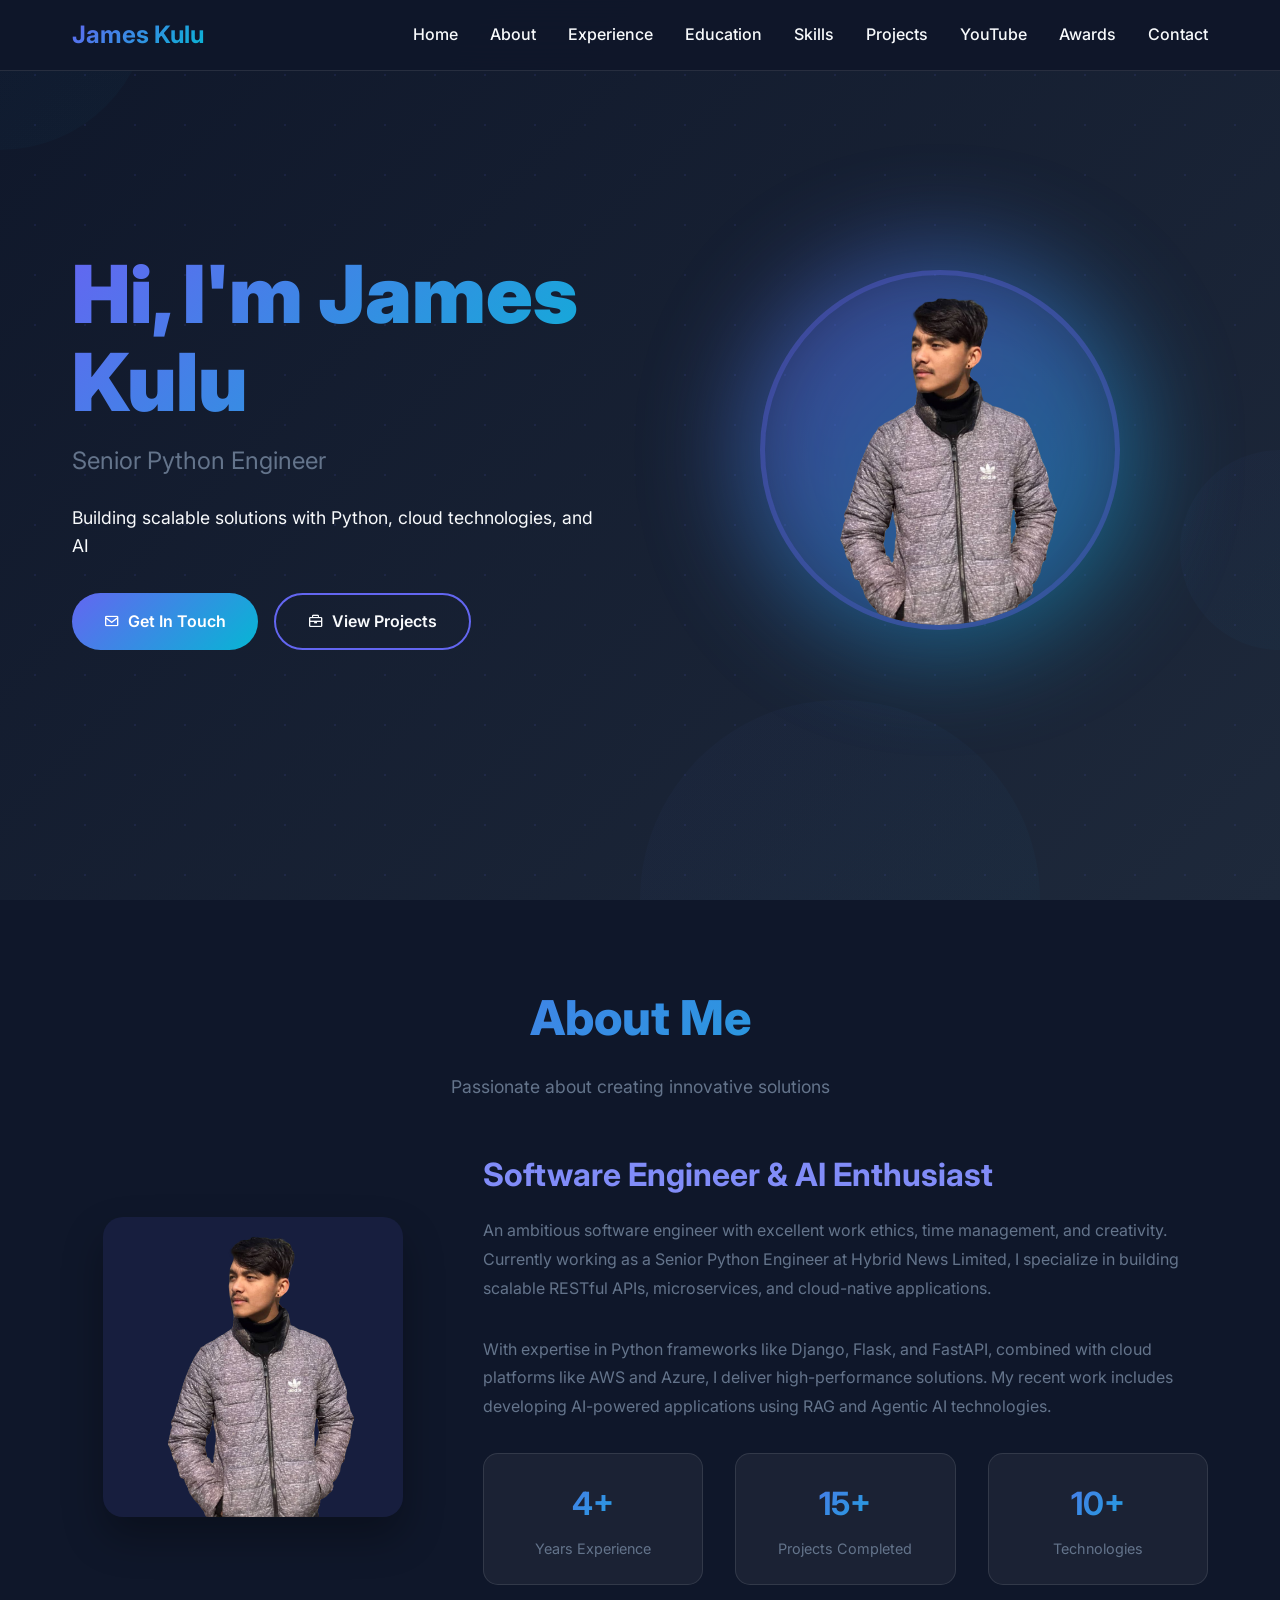
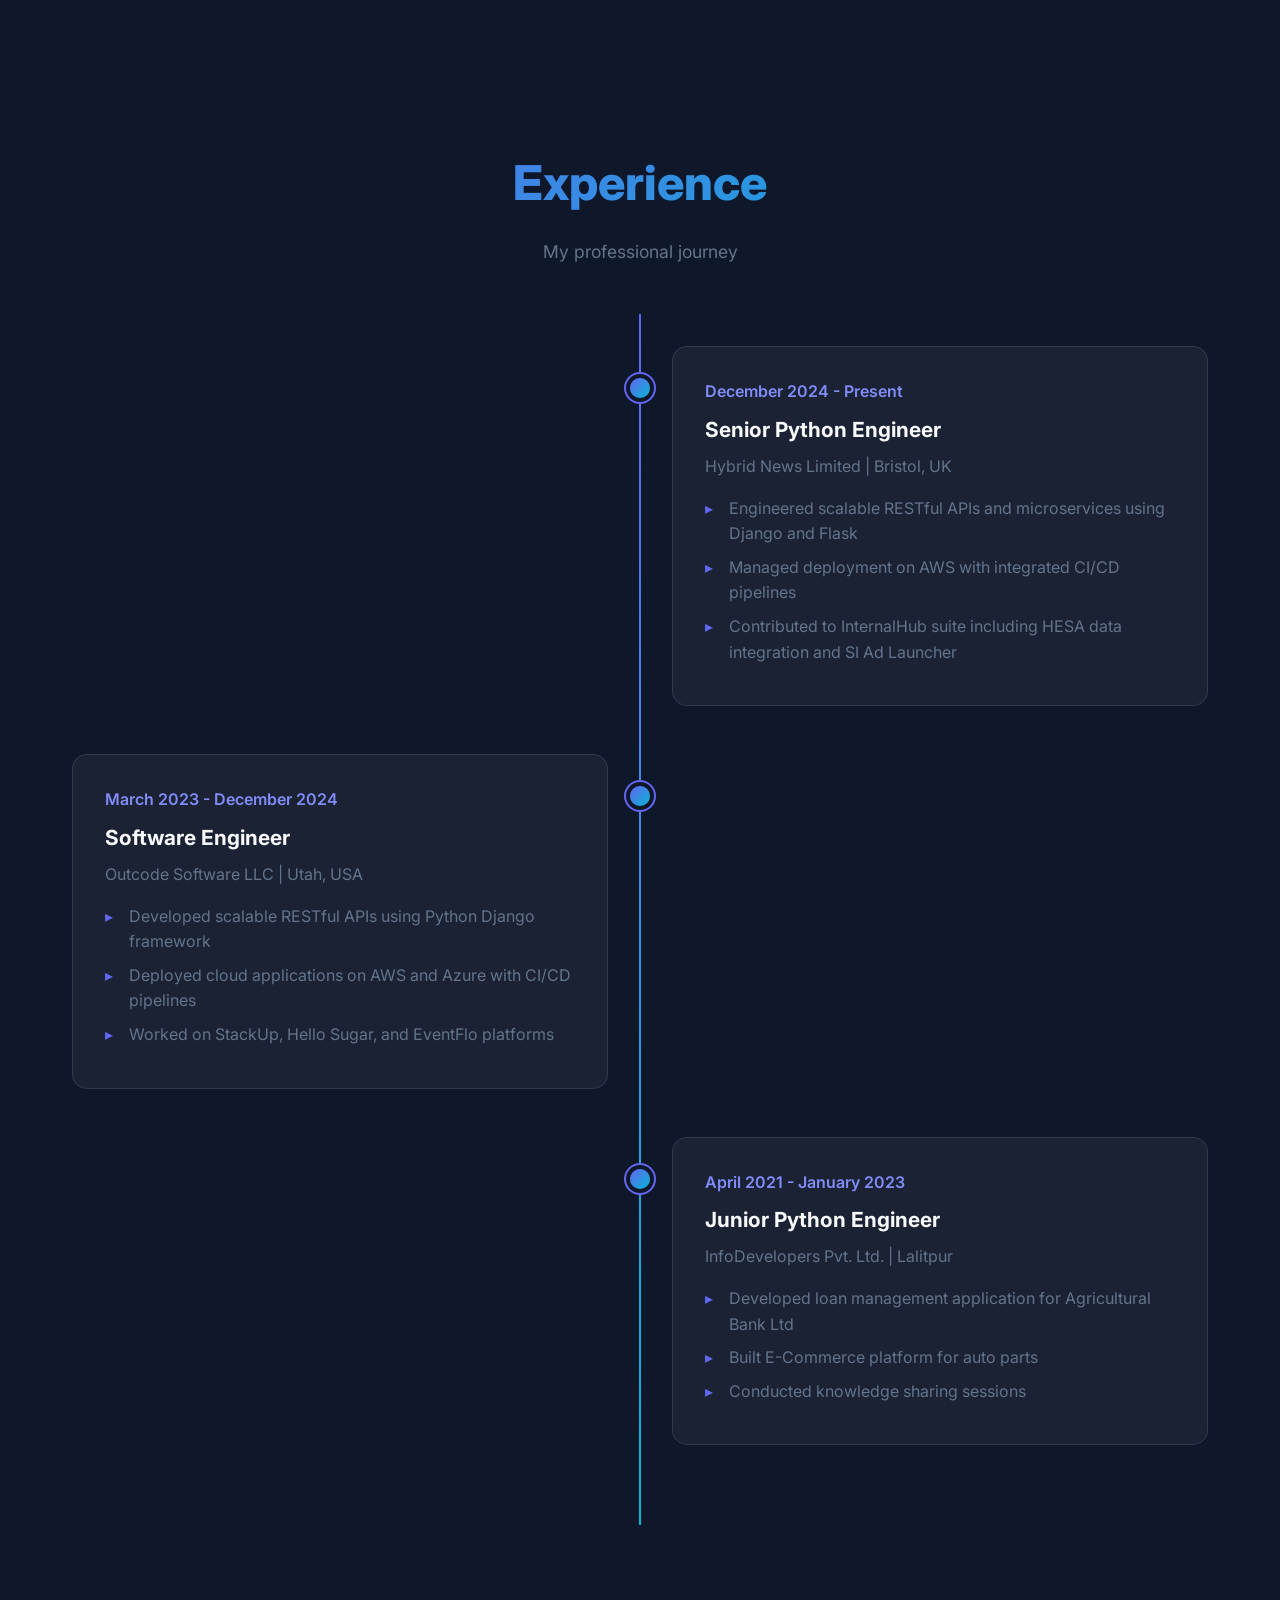
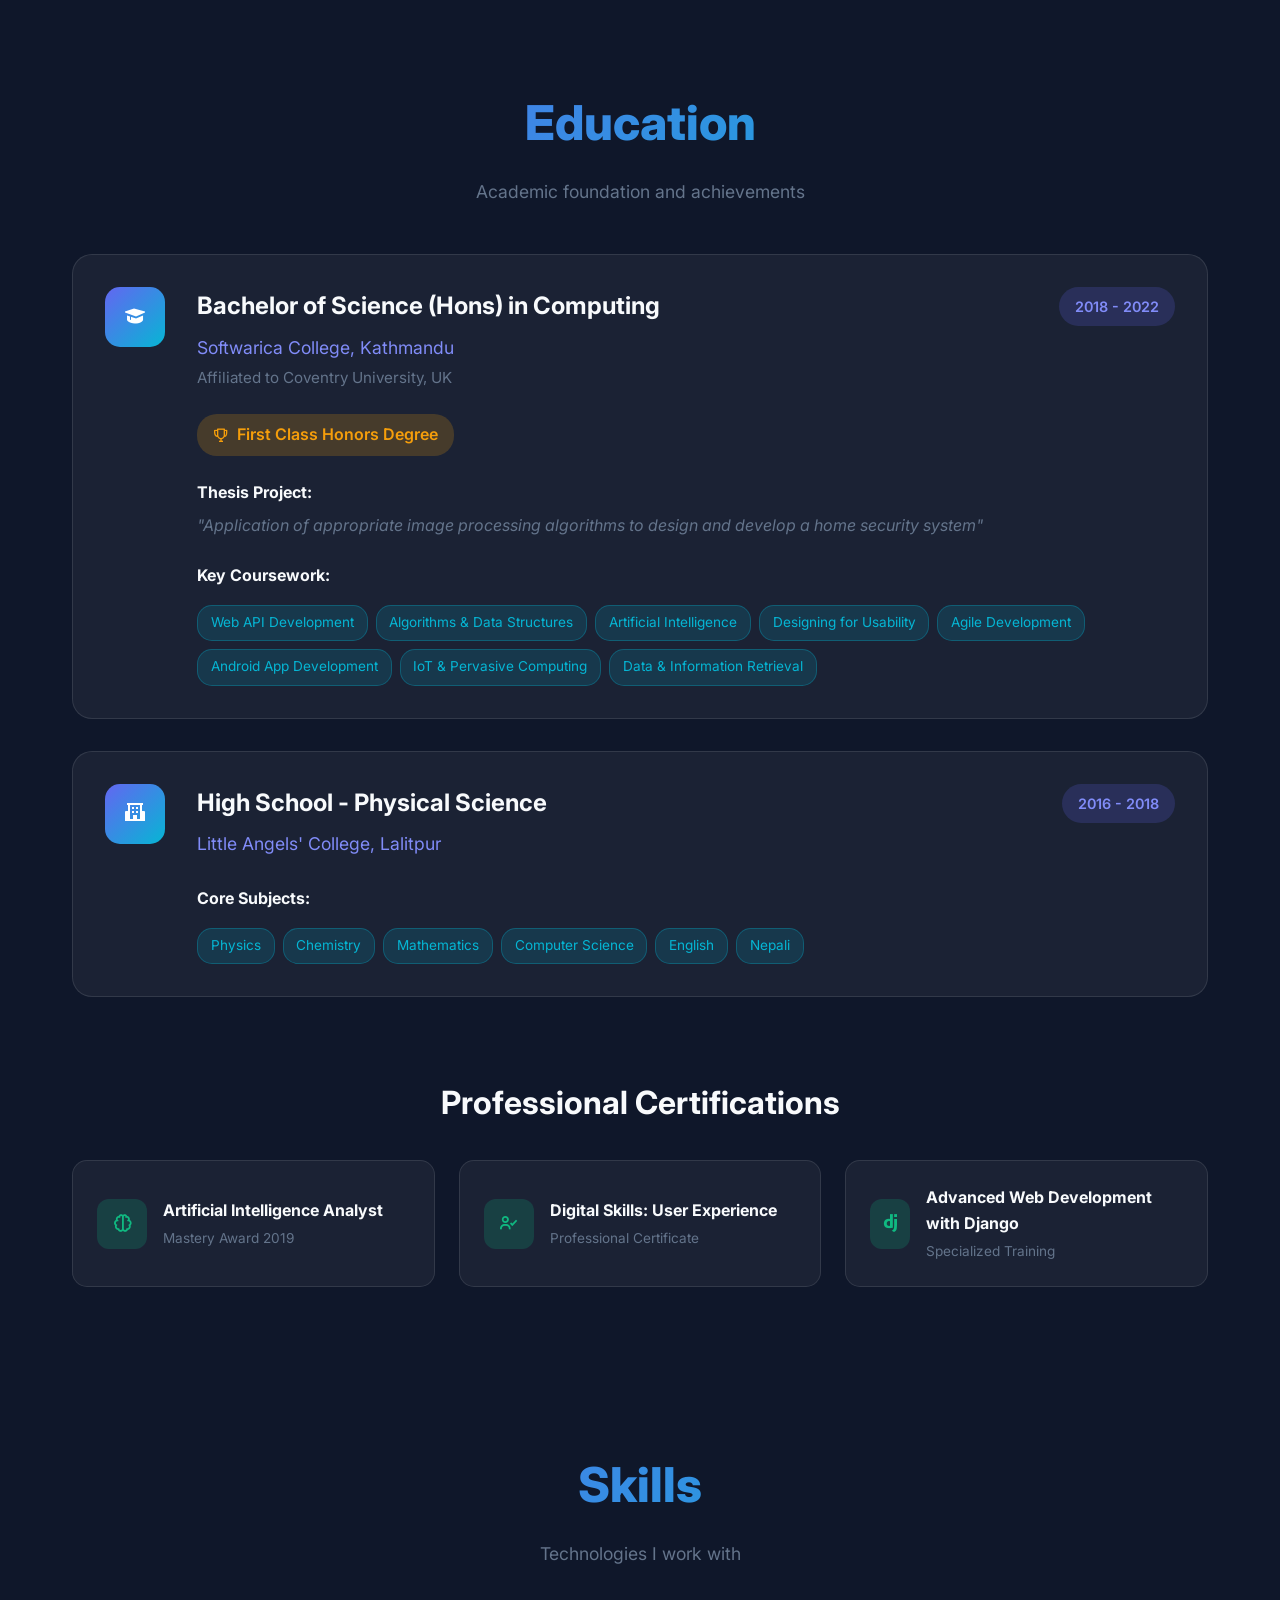
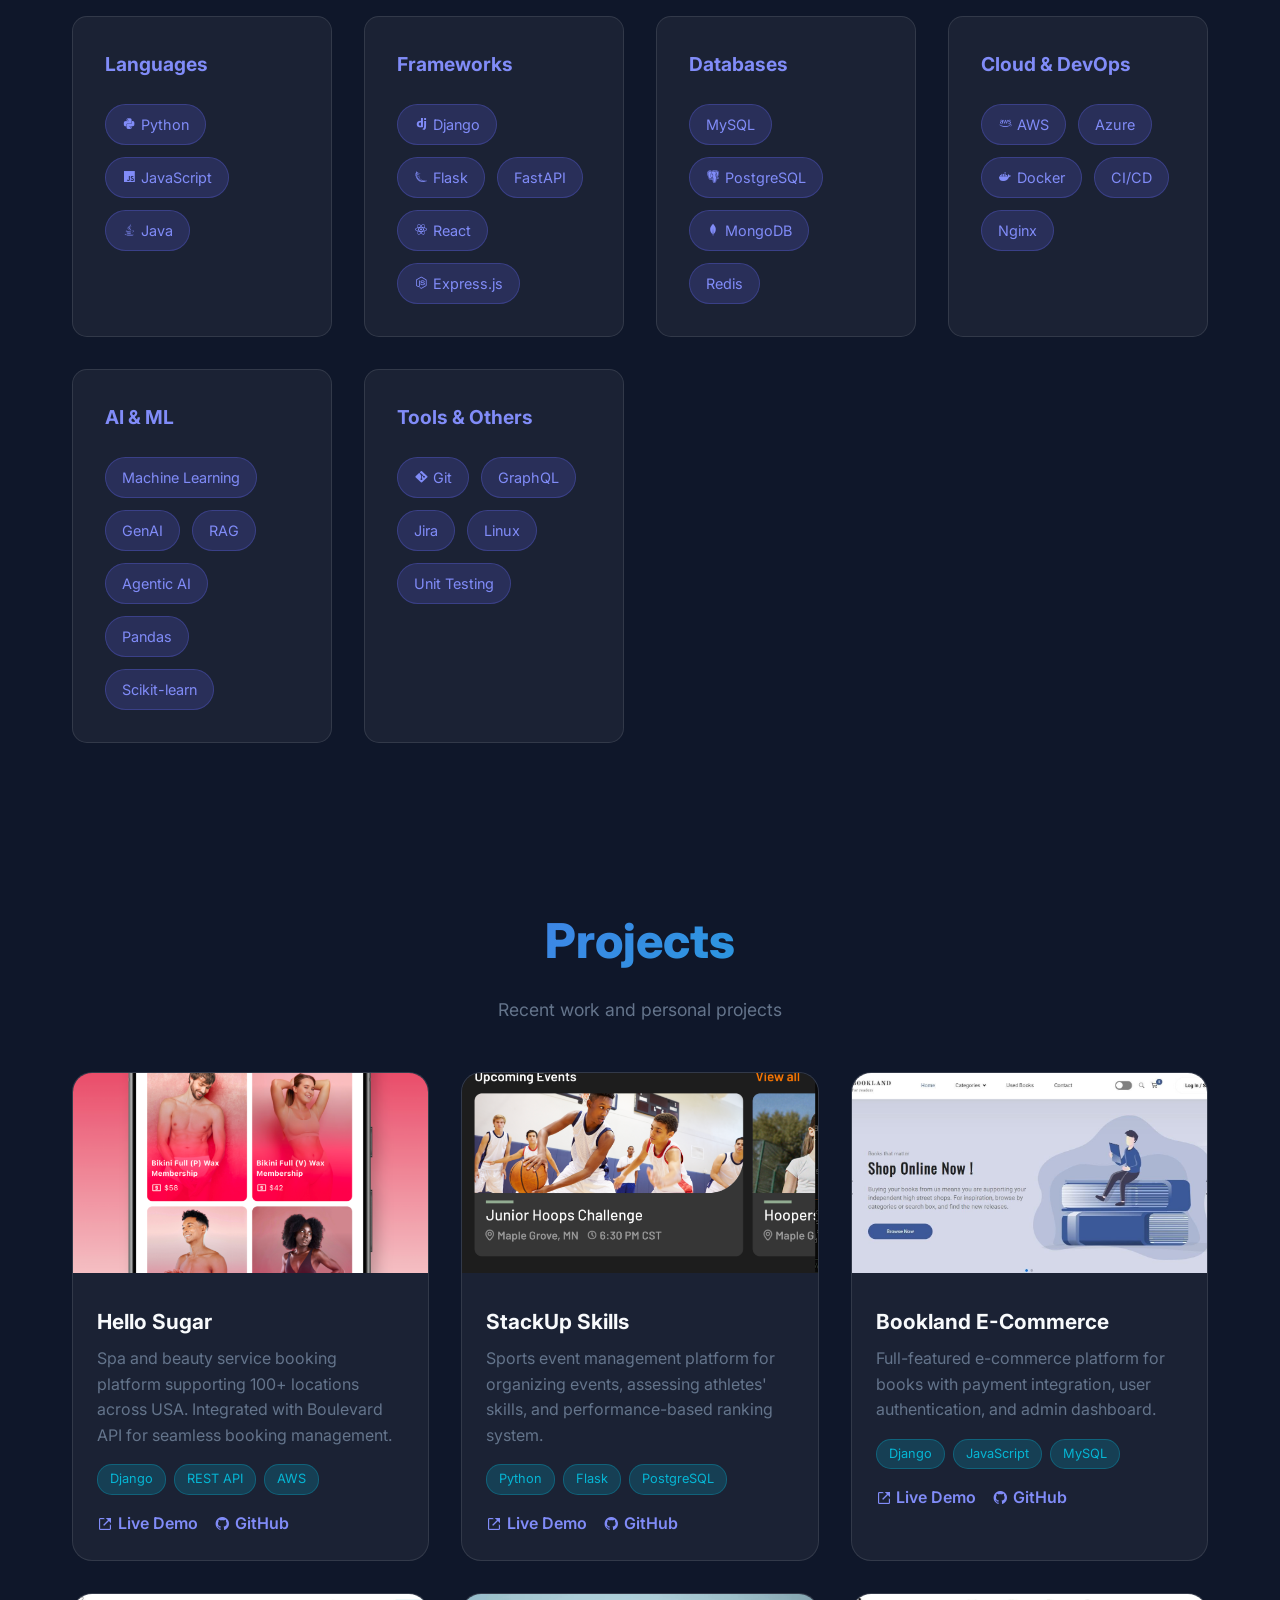
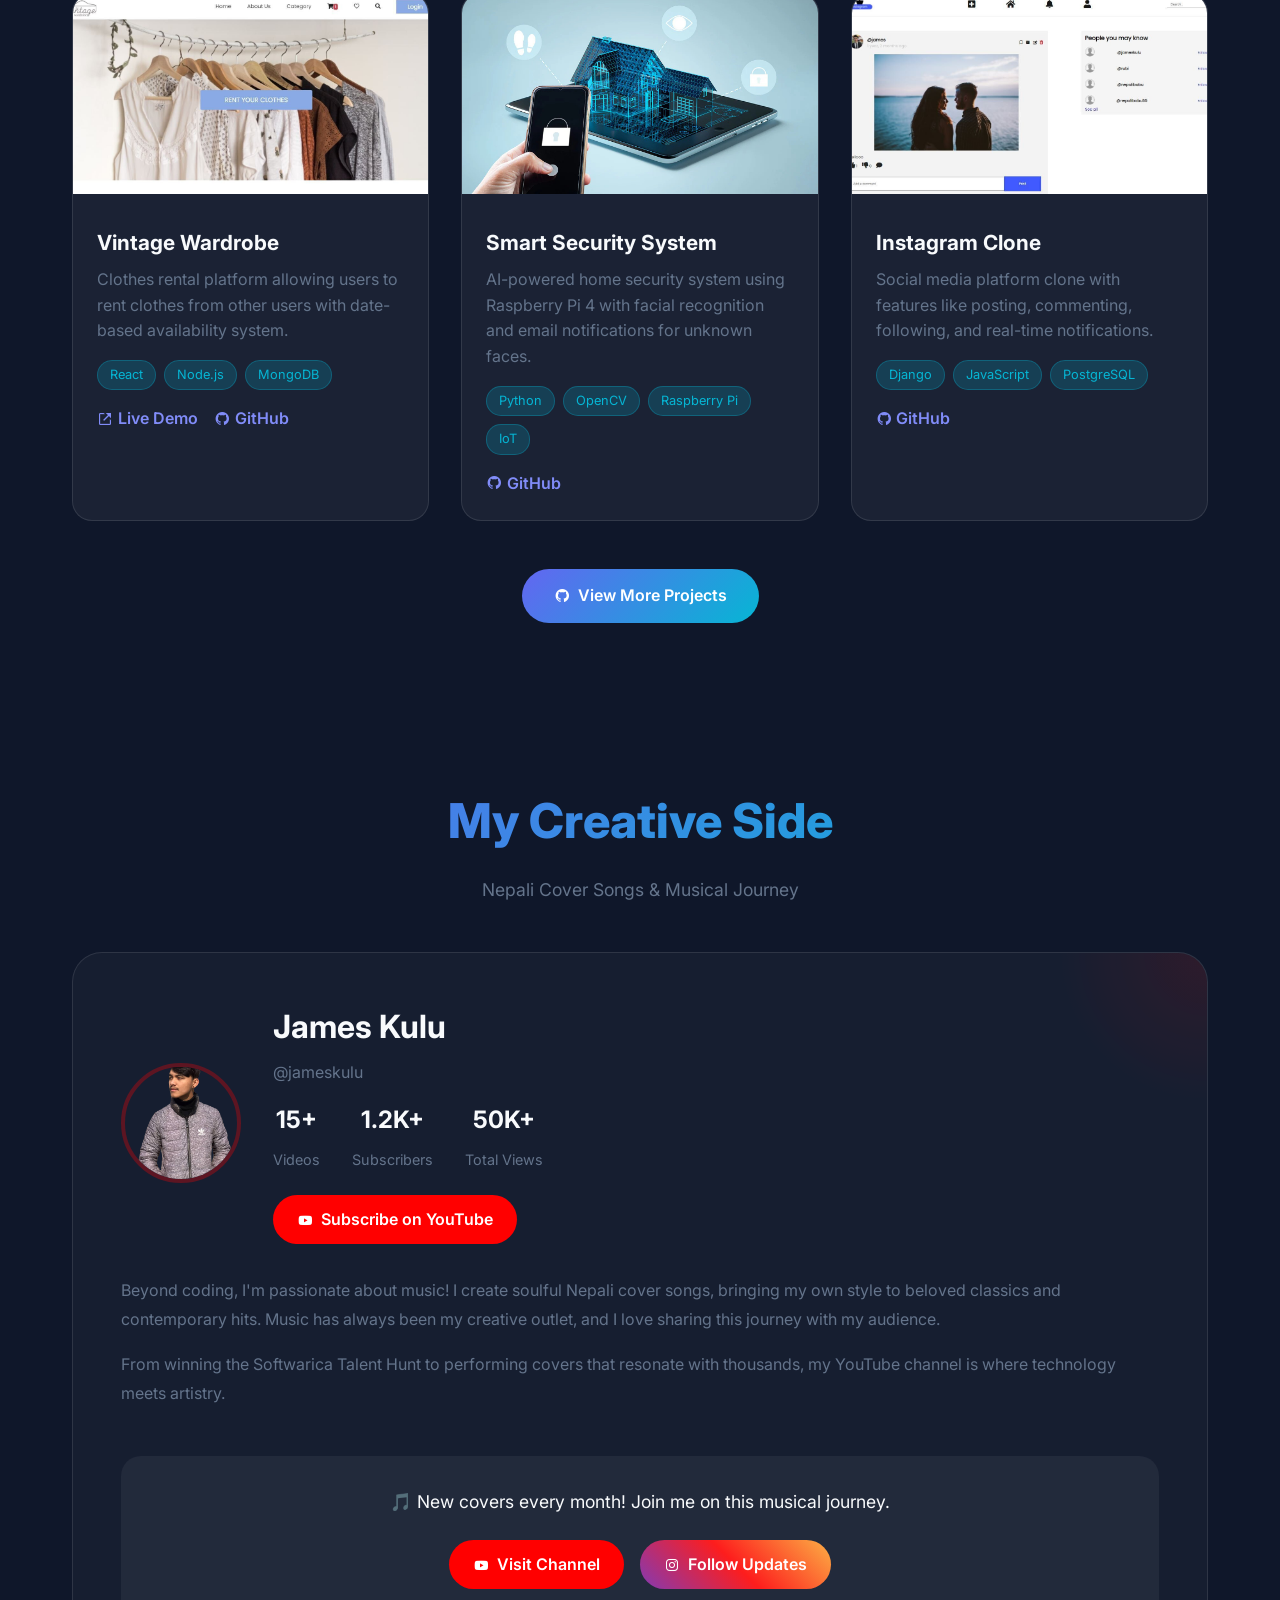
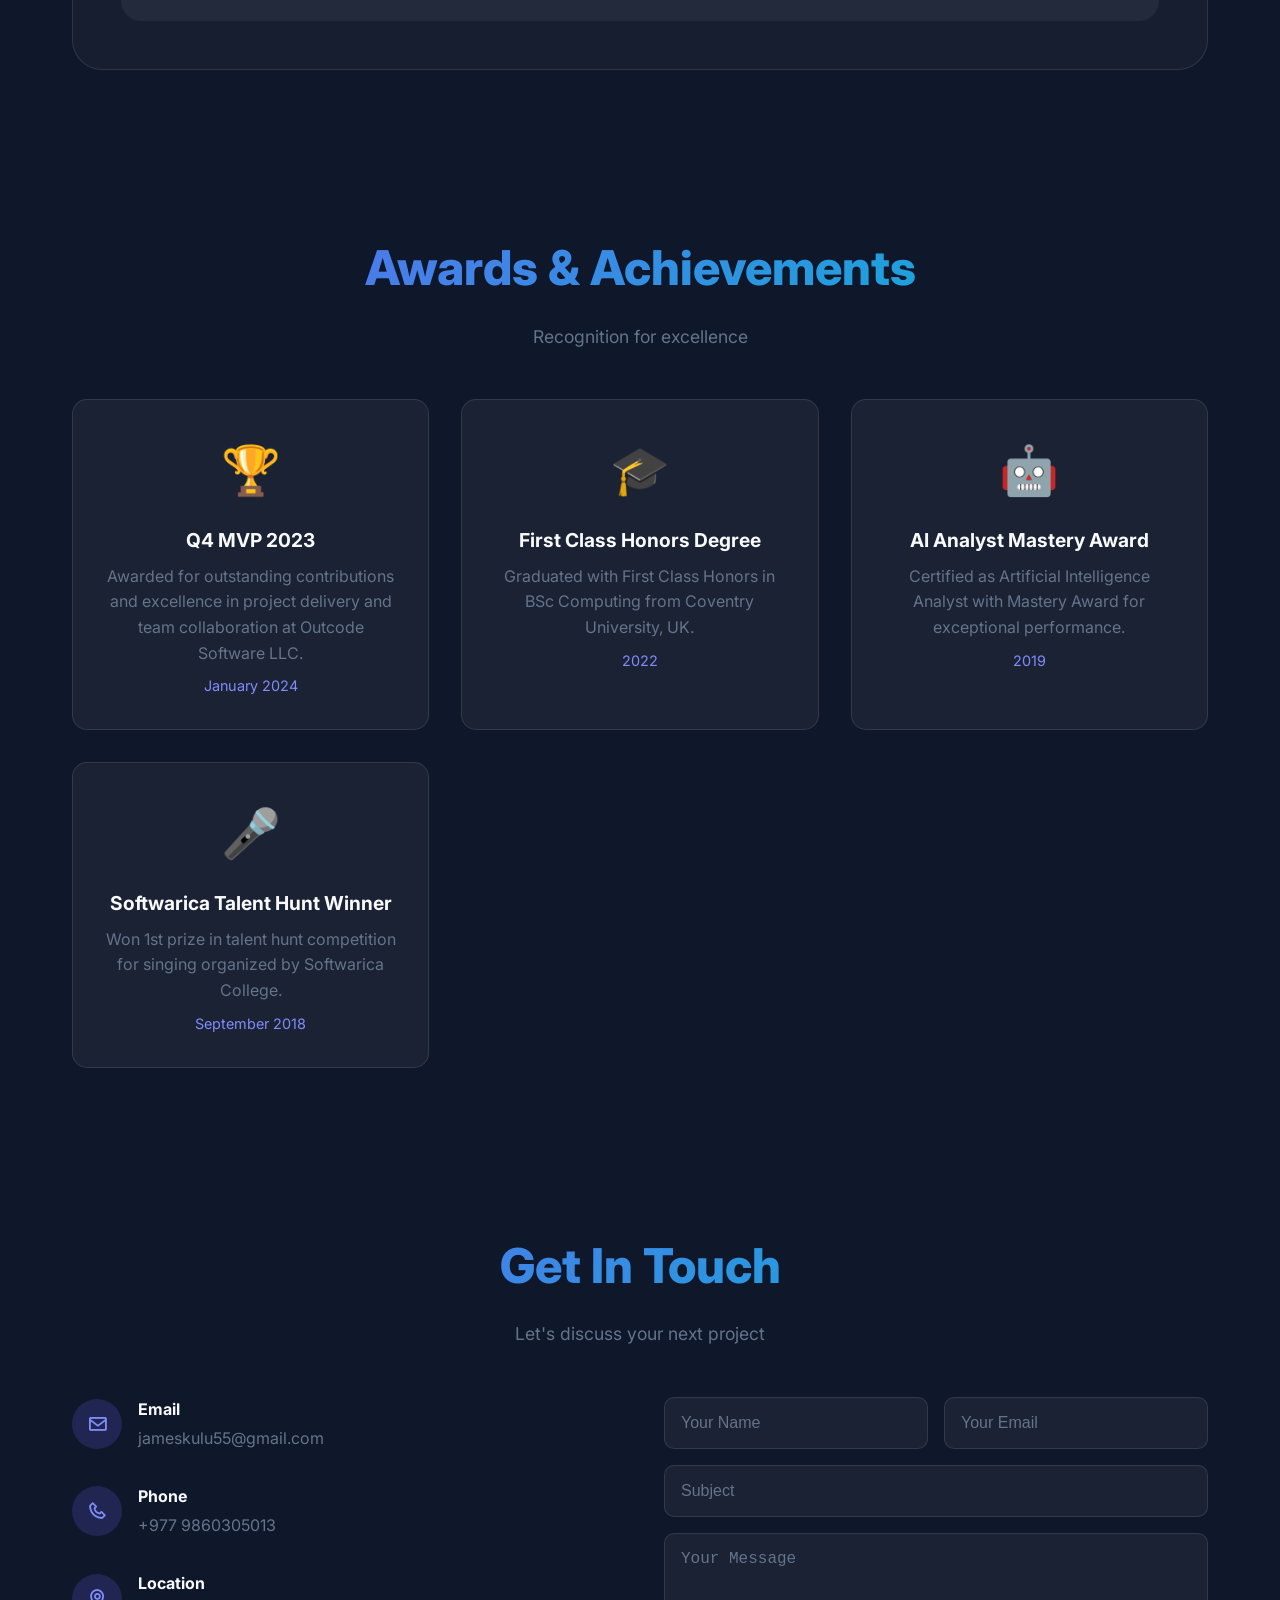
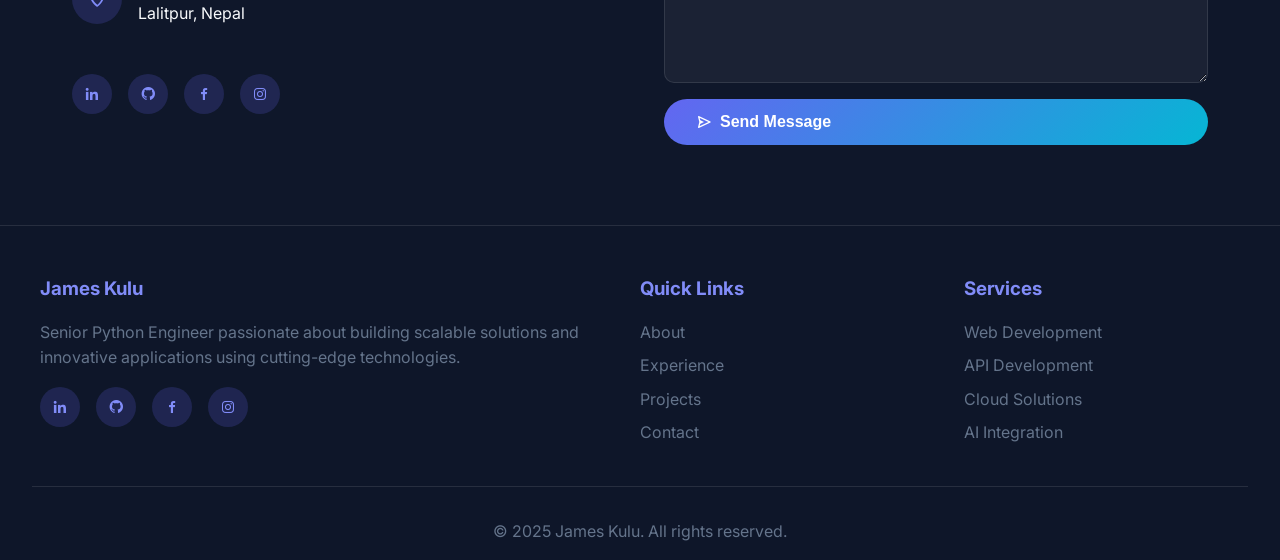
<file: index.html>
<!DOCTYPE html>
<html lang="en">
<head>
    <meta charset="UTF-8">
    <meta name="viewport" content="width=device-width, initial-scale=1.0">
    <title>James Kulu | Senior Python Engineer</title>
    <link href="https://unpkg.com/boxicons@2.1.1/css/boxicons.min.css" rel="stylesheet">
    <style>
        @import url('https://fonts.googleapis.com/css2?family=Inter:wght@300;400;500;600;700;900&display=swap');

        :root {
            --primary: #6366f1;
            --primary-dark: #4f46e5;
            --primary-light: #818cf8;
            --secondary: #06b6d4;
            --accent: #f59e0b;
            --dark: #0f172a;
            --dark-secondary: #1e293b;
            --gray: #64748b;
            --light: #f8fafc;
            --white: #ffffff;
            --success: #10b981;
            --gradient: linear-gradient(135deg, var(--primary) 0%, var(--secondary) 100%);
            --gradient-dark: linear-gradient(135deg, #0f172a 0%, #1e293b 100%);
        }

        * {
            margin: 0;
            padding: 0;
            box-sizing: border-box;
        }

        html {
            scroll-behavior: smooth;
        }

        body {
            font-family: 'Inter', sans-serif;
            background: var(--dark);
            color: var(--light);
            line-height: 1.6;
            overflow-x: hidden;
        }

        /* Animated Background */
        .bg-animation {
            position: fixed;
            width: 100%;
            height: 100%;
            top: 0;
            left: 0;
            z-index: -1;
            background: var(--gradient-dark);
            overflow: hidden;
        }

        .bg-animation::before {
            content: '';
            position: absolute;
            width: 200%;
            height: 200%;
            top: -50%;
            left: -50%;
            background: radial-gradient(circle, rgba(99, 102, 241, 0.1) 1px, transparent 1px);
            background-size: 50px 50px;
            animation: backgroundScroll 20s linear infinite;
        }

        @keyframes backgroundScroll {
            0% { transform: translate(0, 0); }
            100% { transform: translate(50px, 50px); }
        }

        .floating-shapes {
            position: absolute;
            width: 100%;
            height: 100%;
            overflow: hidden;
        }

        .shape {
            position: absolute;
            background: var(--gradient);
            opacity: 0.03;
            border-radius: 50%;
            animation: float 20s infinite ease-in-out;
        }

        .shape:nth-child(1) {
            width: 300px;
            height: 300px;
            left: -150px;
            top: -150px;
            animation-delay: 0s;
        }

        .shape:nth-child(2) {
            width: 200px;
            height: 200px;
            right: -100px;
            top: 50%;
            animation-delay: 5s;
        }

        .shape:nth-child(3) {
            width: 400px;
            height: 400px;
            left: 50%;
            bottom: -200px;
            animation-delay: 10s;
        }

        @keyframes float {
            0%, 100% { transform: translate(0, 0) rotate(0deg); }
            33% { transform: translate(30px, -30px) rotate(120deg); }
            66% { transform: translate(-20px, 20px) rotate(240deg); }
        }

        /* Navigation */
        nav {
            position: fixed;
            top: 0;
            width: 100%;
            padding: 1rem 0;
            background: rgba(15, 23, 42, 0.95);
            backdrop-filter: blur(20px);
            z-index: 1000;
            transition: all 0.3s ease;
            border-bottom: 1px solid rgba(255, 255, 255, 0.1);
        }

        nav.scrolled {
            padding: 0.5rem 0;
            background: rgba(15, 23, 42, 0.98);
        }

        .nav-container {
            max-width: 1200px;
            margin: 0 auto;
            padding: 0 2rem;
            display: flex;
            justify-content: space-between;
            align-items: center;
        }

        .logo {
            font-size: 1.5rem;
            font-weight: 700;
            background: var(--gradient);
            -webkit-background-clip: text;
            background-clip: text;
            -webkit-text-fill-color: transparent;
            text-decoration: none;
        }

        .nav-links {
            display: flex;
            gap: 2rem;
            list-style: none;
        }

        .nav-links a {
            color: var(--light);
            text-decoration: none;
            font-weight: 500;
            position: relative;
            transition: color 0.3s ease;
        }

        .nav-links a::after {
            content: '';
            position: absolute;
            bottom: -5px;
            left: 0;
            width: 0;
            height: 2px;
            background: var(--gradient);
            transition: width 0.3s ease;
        }

        .nav-links a:hover::after {
            width: 100%;
        }

        .nav-links a:hover {
            color: var(--primary-light);
        }

        .menu-toggle {
            display: none;
            font-size: 1.5rem;
            color: var(--light);
            cursor: pointer;
        }

        /* Hero Section */
        .hero {
            min-height: 100vh;
            display: flex;
            align-items: center;
            justify-content: center;
            position: relative;
            padding: 0 2rem;
        }

        .hero-content {
            max-width: 1200px;
            margin: 0 auto;
            display: grid;
            grid-template-columns: 1fr 1fr;
            gap: 4rem;
            align-items: center;
        }

        .hero-text h1 {
            font-size: clamp(2.5rem, 8vw, 5rem);
            font-weight: 900;
            line-height: 1.1;
            margin-bottom: 1rem;
            background: var(--gradient);
            -webkit-background-clip: text;
            background-clip: text;
            -webkit-text-fill-color: transparent;
            animation: fadeInUp 1s ease;
        }

        .hero-text .subtitle {
            font-size: 1.5rem;
            color: var(--gray);
            margin-bottom: 1.5rem;
            animation: fadeInUp 1s ease 0.2s backwards;
        }

        .hero-text .tagline {
            font-size: 1.1rem;
            color: var(--light);
            margin-bottom: 2rem;
            animation: fadeInUp 1s ease 0.4s backwards;
        }

        .hero-buttons {
            display: flex;
            gap: 1rem;
            animation: fadeInUp 1s ease 0.6s backwards;
        }

        .btn {
            padding: 0.875rem 2rem;
            border-radius: 50px;
            font-weight: 600;
            text-decoration: none;
            transition: all 0.3s ease;
            display: inline-flex;
            align-items: center;
            gap: 0.5rem;
            cursor: pointer;
            border: none;
            font-size: 1rem;
        }

        .btn-primary {
            background: var(--gradient);
            color: var(--white);
            position: relative;
            overflow: hidden;
        }

        .btn-primary::before {
            content: '';
            position: absolute;
            top: 0;
            left: 0;
            width: 100%;
            height: 100%;
            background: rgba(255, 255, 255, 0.2);
            transform: translateX(-100%);
            transition: transform 0.3s ease;
        }

        .btn-primary:hover::before {
            transform: translateX(0);
        }

        .btn-primary:hover {
            transform: translateY(-2px);
            box-shadow: 0 10px 30px rgba(99, 102, 241, 0.3);
        }

        .btn-secondary {
            background: transparent;
            color: var(--light);
            border: 2px solid var(--primary);
        }

        .btn-secondary:hover {
            background: var(--primary);
            transform: translateY(-2px);
            box-shadow: 0 10px 30px rgba(99, 102, 241, 0.3);
        }

        .hero-image {
            position: relative;
            animation: fadeInUp 1s ease 0.8s backwards;
        }

        .hero-image-wrapper {
            position: relative;
            width: 100%;
            max-width: 400px;
            aspect-ratio: 1;
            margin: 0 auto;
            display: flex;
            align-items: center;
            justify-content: center;
        }

        .hero-image-bg {
            position: absolute;
            width: 100%;
            height: 100%;
            background: var(--gradient);
            border-radius: 50%;
            filter: blur(50px);
            opacity: 0.5;
            animation: pulse 3s ease-in-out infinite;
        }

        @keyframes pulse {
            0%, 100% { transform: scale(1); opacity: 0.5; }
            50% { transform: scale(1.1); opacity: 0.3; }
        }

        .hero-image img {
            position: relative;
            width: 90%;
            height: 90%;
            object-fit: contain;
            object-position: center;
            border-radius: 50%;
            border: 5px solid rgba(99, 102, 241, 0.3);
            background: rgba(99, 102, 241, 0.1);
        }

        @keyframes fadeInUp {
            from {
                opacity: 0;
                transform: translateY(30px);
            }
            to {
                opacity: 1;
                transform: translateY(0);
            }
        }

        /* Section Styles */
        section {
            padding: 5rem 2rem;
            max-width: 1200px;
            margin: 0 auto;
        }

        .section-title {
            font-size: 3rem;
            font-weight: 800;
            text-align: center;
            margin-bottom: 1rem;
            background: var(--gradient);
            -webkit-background-clip: text;
            background-clip: text;
            -webkit-text-fill-color: transparent;
        }

        .section-subtitle {
            text-align: center;
            color: var(--gray);
            margin-bottom: 3rem;
            font-size: 1.1rem;
        }

        /* About Section */
        .about-content {
            display: grid;
            grid-template-columns: 1fr 2fr;
            gap: 3rem;
            align-items: center;
        }

        .about-image {
            position: relative;
        }

        .about-image-wrapper {
            position: relative;
            width: 300px;
            height: 300px;
            margin: 0 auto;
        }

        .about-image img {
            width: 100%;
            height: 100%;
            object-fit: cover;
            border-radius: 20px;
            box-shadow: 0 20px 40px rgba(0, 0, 0, 0.3);
        }

        .about-text h3 {
            font-size: 2rem;
            margin-bottom: 1rem;
            color: var(--primary-light);
        }

        .about-text p {
            color: var(--gray);
            margin-bottom: 2rem;
            line-height: 1.8;
        }

        .about-stats {
            display: grid;
            grid-template-columns: repeat(3, 1fr);
            gap: 2rem;
            margin-top: 2rem;
        }

        .stat-box {
            text-align: center;
            padding: 1.5rem;
            background: rgba(255, 255, 255, 0.05);
            border-radius: 15px;
            border: 1px solid rgba(255, 255, 255, 0.1);
            transition: all 0.3s ease;
        }

        .stat-box:hover {
            transform: translateY(-5px);
            background: rgba(255, 255, 255, 0.08);
            border-color: var(--primary);
        }

        .stat-number {
            font-size: 2rem;
            font-weight: 700;
            background: var(--gradient);
            -webkit-background-clip: text;
            background-clip: text;
            -webkit-text-fill-color: transparent;
        }

        .stat-label {
            color: var(--gray);
            font-size: 0.9rem;
            margin-top: 0.5rem;
        }

        /* Experience Timeline */
        .timeline {
            position: relative;
            padding: 2rem 0;
        }

        .timeline::before {
            content: '';
            position: absolute;
            left: 50%;
            top: 0;
            bottom: 0;
            width: 2px;
            background: var(--gradient);
            transform: translateX(-50%);
        }

        .timeline-item {
            position: relative;
            margin-bottom: 3rem;
            opacity: 0;
            animation: fadeInUp 0.6s ease forwards;
        }

        .timeline-item:nth-child(1) { animation-delay: 0.1s; }
        .timeline-item:nth-child(2) { animation-delay: 0.2s; }
        .timeline-item:nth-child(3) { animation-delay: 0.3s; }

        .timeline-content {
            width: calc(50% - 2rem);
            padding: 2rem;
            background: rgba(255, 255, 255, 0.05);
            border-radius: 15px;
            border: 1px solid rgba(255, 255, 255, 0.1);
            transition: all 0.3s ease;
        }

        .timeline-item:nth-child(odd) .timeline-content {
            margin-left: auto;
        }

        .timeline-content:hover {
            background: rgba(255, 255, 255, 0.08);
            transform: scale(1.02);
            border-color: var(--primary);
        }

        .timeline-dot {
            position: absolute;
            left: 50%;
            top: 2rem;
            width: 20px;
            height: 20px;
            background: var(--gradient);
            border-radius: 50%;
            transform: translateX(-50%);
            box-shadow: 0 0 0 4px var(--dark), 0 0 0 6px var(--primary);
        }

        .timeline-date {
            color: var(--primary-light);
            font-weight: 600;
            margin-bottom: 0.5rem;
        }

        .timeline-title {
            font-size: 1.3rem;
            font-weight: 700;
            margin-bottom: 0.5rem;
        }

        .timeline-company {
            color: var(--gray);
            margin-bottom: 1rem;
        }

        .timeline-description {
            color: var(--gray);
            line-height: 1.6;
        }

        .timeline-description ul {
            list-style: none;
            padding-left: 0;
        }

        .timeline-description li {
            position: relative;
            padding-left: 1.5rem;
            margin-bottom: 0.5rem;
        }

        .timeline-description li::before {
            content: '▸';
            position: absolute;
            left: 0;
            color: var(--primary);
        }

        /* Education Section */
        .education-container {
            display: flex;
            flex-direction: column;
            gap: 2rem;
        }

        .education-item {
            display: flex;
            gap: 2rem;
            padding: 2rem;
            background: rgba(255, 255, 255, 0.05);
            border-radius: 20px;
            border: 1px solid rgba(255, 255, 255, 0.1);
            transition: all 0.3s ease;
        }

        .education-item:hover {
            transform: translateY(-5px);
            background: rgba(255, 255, 255, 0.08);
            border-color: var(--primary);
        }

        .education-icon {
            flex-shrink: 0;
            width: 60px;
            height: 60px;
            background: var(--gradient);
            border-radius: 15px;
            display: flex;
            align-items: center;
            justify-content: center;
            font-size: 1.5rem;
            color: var(--white);
        }

        .education-content {
            flex: 1;
        }

        .education-header {
            display: flex;
            justify-content: space-between;
            align-items: flex-start;
            margin-bottom: 1.5rem;
        }

        .education-header h3 {
            font-size: 1.5rem;
            color: var(--light);
            margin-bottom: 0.5rem;
        }

        .education-institution {
            color: var(--primary-light);
            font-size: 1.1rem;
            margin-bottom: 0.25rem;
        }

        .education-affiliation {
            color: var(--gray);
            font-size: 0.95rem;
        }

        .education-date {
            padding: 0.5rem 1rem;
            background: rgba(99, 102, 241, 0.2);
            color: var(--primary-light);
            border-radius: 20px;
            font-weight: 600;
            font-size: 0.9rem;
        }

        .education-achievement {
            display: inline-flex;
            align-items: center;
            gap: 0.5rem;
            padding: 0.5rem 1rem;
            background: rgba(245, 158, 11, 0.2);
            color: var(--accent);
            border-radius: 20px;
            margin-bottom: 1.5rem;
            font-weight: 600;
        }

        .thesis-info {
            margin-bottom: 1.5rem;
        }

        .thesis-info h4 {
            color: var(--light);
            margin-bottom: 0.5rem;
            font-size: 1rem;
        }

        .thesis-info p {
            color: var(--gray);
            line-height: 1.6;
            font-style: italic;
        }

        .coursework h4 {
            color: var(--light);
            margin-bottom: 1rem;
            font-size: 1rem;
        }

        .course-tags {
            display: flex;
            flex-wrap: wrap;
            gap: 0.5rem;
        }

        .course-tag {
            padding: 0.4rem 0.8rem;
            background: rgba(6, 182, 212, 0.15);
            color: var(--secondary);
            border-radius: 15px;
            font-size: 0.85rem;
            border: 1px solid rgba(6, 182, 212, 0.3);
            transition: all 0.3s ease;
        }

        .course-tag:hover {
            background: rgba(6, 182, 212, 0.3);
            transform: scale(1.05);
        }

        .certifications-section {
            margin-top: 3rem;
        }

        .certifications-title {
            font-size: 2rem;
            color: var(--light);
            margin-bottom: 2rem;
            text-align: center;
        }

        .certifications-grid {
            display: grid;
            grid-template-columns: repeat(auto-fit, minmax(280px, 1fr));
            gap: 1.5rem;
        }

        .certification-card {
            display: flex;
            align-items: center;
            gap: 1rem;
            padding: 1.5rem;
            background: rgba(255, 255, 255, 0.05);
            border-radius: 15px;
            border: 1px solid rgba(255, 255, 255, 0.1);
            transition: all 0.3s ease;
        }

        .certification-card:hover {
            transform: translateY(-5px);
            background: rgba(255, 255, 255, 0.08);
            border-color: var(--success);
        }

        .cert-icon {
            width: 50px;
            height: 50px;
            background: rgba(16, 185, 129, 0.2);
            border-radius: 12px;
            display: flex;
            align-items: center;
            justify-content: center;
            color: var(--success);
            font-size: 1.3rem;
        }

        .cert-content h4 {
            color: var(--light);
            font-size: 1rem;
            margin-bottom: 0.25rem;
        }

        .cert-content p {
            color: var(--gray);
            font-size: 0.85rem;
        }

        /* Skills Grid */
        .skills-container {
            display: grid;
            grid-template-columns: repeat(auto-fit, minmax(250px, 1fr));
            gap: 2rem;
        }

        .skill-category {
            background: rgba(255, 255, 255, 0.05);
            border-radius: 15px;
            padding: 2rem;
            border: 1px solid rgba(255, 255, 255, 0.1);
            transition: all 0.3s ease;
        }

        .skill-category:hover {
            transform: translateY(-5px);
            background: rgba(255, 255, 255, 0.08);
            border-color: var(--primary);
        }

        .skill-category h3 {
            color: var(--primary-light);
            margin-bottom: 1.5rem;
            font-size: 1.2rem;
        }

        .skill-tags {
            display: flex;
            flex-wrap: wrap;
            gap: 0.75rem;
        }

        .skill-tag {
            padding: 0.5rem 1rem;
            background: rgba(99, 102, 241, 0.2);
            color: var(--primary-light);
            border-radius: 25px;
            font-size: 0.9rem;
            border: 1px solid rgba(99, 102, 241, 0.3);
            transition: all 0.3s ease;
        }

        .skill-tag:hover {
            background: var(--gradient);
            color: var(--white);
            transform: scale(1.05);
        }

        .skill-tag i {
            margin-right: 0.3rem;
        }

        /* Projects Grid */
        .projects-grid {
            display: grid;
            grid-template-columns: repeat(auto-fit, minmax(350px, 1fr));
            gap: 2rem;
        }

        .project-card {
            position: relative;
            background: rgba(255, 255, 255, 0.05);
            border-radius: 20px;
            overflow: hidden;
            border: 1px solid rgba(255, 255, 255, 0.1);
            transition: all 0.3s ease;
        }

        .project-card:hover {
            transform: translateY(-10px);
            box-shadow: 0 20px 40px rgba(0, 0, 0, 0.3);
            border-color: var(--primary);
        }

        .project-image {
            width: 100%;
            height: 200px;
            object-fit: cover;
            transition: transform 0.3s ease;
        }

        .project-card:hover .project-image {
            transform: scale(1.05);
        }

        .project-content {
            padding: 1.5rem;
        }

        .project-title {
            font-size: 1.3rem;
            font-weight: 700;
            margin-bottom: 0.5rem;
            color: var(--light);
        }

        .project-description {
            color: var(--gray);
            margin-bottom: 1rem;
            line-height: 1.6;
        }

        .project-tech {
            display: flex;
            flex-wrap: wrap;
            gap: 0.5rem;
            margin-bottom: 1rem;
        }

        .tech-tag {
            padding: 0.25rem 0.75rem;
            background: rgba(6, 182, 212, 0.2);
            color: var(--secondary);
            border-radius: 15px;
            font-size: 0.8rem;
            border: 1px solid rgba(6, 182, 212, 0.3);
        }

        .project-links {
            display: flex;
            gap: 1rem;
        }

        .project-link {
            color: var(--primary-light);
            text-decoration: none;
            font-weight: 600;
            display: flex;
            align-items: center;
            gap: 0.3rem;
            transition: color 0.3s ease;
        }

        .project-link:hover {
            color: var(--primary);
        }

        /* YouTube Channel Section */
        .youtube-container {
            background: rgba(255, 255, 255, 0.03);
            border-radius: 30px;
            padding: 3rem;
            border: 1px solid rgba(255, 255, 255, 0.1);
            position: relative;
            overflow: hidden;
        }

        .youtube-container::before {
            content: '';
            position: absolute;
            top: 0;
            right: 0;
            width: 300px;
            height: 300px;
            background: radial-gradient(circle, rgba(255, 0, 0, 0.1) 0%, transparent 70%);
            border-radius: 50%;
            transform: translate(50%, -50%);
        }

        .youtube-content {
            position: relative;
            z-index: 1;
        }

        .channel-header {
            display: flex;
            gap: 2rem;
            align-items: center;
            margin-bottom: 2rem;
        }

        .channel-avatar {
            width: 120px;
            height: 120px;
            border-radius: 50%;
            overflow: hidden;
            border: 4px solid rgba(255, 0, 0, 0.3);
            flex-shrink: 0;
        }

        .channel-avatar img {
            width: 100%;
            height: 100%;
            object-fit: cover;
        }

        .channel-details h3 {
            font-size: 2rem;
            color: var(--light);
            margin-bottom: 0.5rem;
        }

        .channel-handle {
            color: var(--gray);
            margin-bottom: 1rem;
        }

        .channel-stats {
            display: flex;
            gap: 2rem;
            margin-bottom: 1.5rem;
        }

        .stat-item {
            text-align: center;
        }

        .stat-value {
            display: block;
            font-size: 1.5rem;
            font-weight: 700;
            color: var(--light);
        }

        .stat-label {
            display: block;
            color: var(--gray);
            font-size: 0.9rem;
        }

        .subscribe-btn {
            display: inline-flex;
            align-items: center;
            gap: 0.5rem;
            padding: 0.75rem 1.5rem;
            background: #FF0000;
            color: var(--white);
            border-radius: 25px;
            text-decoration: none;
            font-weight: 600;
            transition: all 0.3s ease;
        }

        .subscribe-btn:hover {
            background: #cc0000;
            transform: translateY(-2px);
            box-shadow: 0 10px 30px rgba(255, 0, 0, 0.3);
        }

        .channel-description {
            margin-bottom: 3rem;
        }

        .channel-description p {
            color: var(--gray);
            line-height: 1.8;
            margin-bottom: 1rem;
        }

        .video-grid {
            display: grid;
            grid-template-columns: repeat(auto-fit, minmax(280px, 1fr));
            gap: 2rem;
            margin-bottom: 2rem;
        }

        .video-card {
            cursor: pointer;
            transition: all 0.3s ease;
        }

        .video-card:hover {
            transform: translateY(-5px);
        }

        .video-thumbnail {
            position: relative;
            border-radius: 15px;
            overflow: hidden;
            aspect-ratio: 16/9;
            background: rgba(255, 255, 255, 0.05);
            margin-bottom: 1rem;
        }

        .video-thumbnail img {
            width: 100%;
            height: 100%;
            object-fit: cover;
        }

        .play-overlay {
            position: absolute;
            top: 50%;
            left: 50%;
            transform: translate(-50%, -50%);
            font-size: 3rem;
            color: var(--white);
            background: rgba(0, 0, 0, 0.7);
            width: 60px;
            height: 60px;
            border-radius: 50%;
            display: flex;
            align-items: center;
            justify-content: center;
            opacity: 0;
            transition: opacity 0.3s ease;
        }

        .video-card:hover .play-overlay {
            opacity: 1;
        }

        .video-info h4 {
            color: var(--light);
            margin-bottom: 0.25rem;
            font-size: 1rem;
        }

        .video-info p {
            color: var(--gray);
            font-size: 0.9rem;
        }

        .youtube-cta {
            text-align: center;
            padding: 2rem;
            background: rgba(255, 255, 255, 0.05);
            border-radius: 20px;
            margin-top: 2rem;
        }

        .youtube-cta p {
            color: var(--light);
            margin-bottom: 1.5rem;
            font-size: 1.1rem;
        }

        .youtube-links {
            display: flex;
            gap: 1rem;
            justify-content: center;
        }

        .btn-youtube {
            display: inline-flex;
            align-items: center;
            gap: 0.5rem;
            padding: 0.75rem 1.5rem;
            background: #FF0000;
            color: var(--white);
            border-radius: 25px;
            text-decoration: none;
            font-weight: 600;
            transition: all 0.3s ease;
        }

        .btn-youtube:hover {
            background: #cc0000;
            transform: translateY(-2px);
            box-shadow: 0 10px 30px rgba(255, 0, 0, 0.3);
        }

        .btn-instagram {
            display: inline-flex;
            align-items: center;
            gap: 0.5rem;
            padding: 0.75rem 1.5rem;
            background: linear-gradient(45deg, #833AB4, #FD1D1D, #FCB045);
            color: var(--white);
            border-radius: 25px;
            text-decoration: none;
            font-weight: 600;
            transition: all 0.3s ease;
        }

        .btn-instagram:hover {
            transform: translateY(-2px);
            box-shadow: 0 10px 30px rgba(131, 58, 180, 0.3);
        }

        /* Awards Section */
        .awards-grid {
            display: grid;
            grid-template-columns: repeat(auto-fit, minmax(300px, 1fr));
            gap: 2rem;
        }

        .award-card {
            background: rgba(255, 255, 255, 0.05);
            border-radius: 15px;
            padding: 2rem;
            border: 1px solid rgba(255, 255, 255, 0.1);
            text-align: center;
            transition: all 0.3s ease;
        }

        .award-card:hover {
            transform: translateY(-5px);
            background: rgba(255, 255, 255, 0.08);
            border-color: var(--accent);
        }

        .award-icon {
            font-size: 3rem;
            color: var(--accent);
            margin-bottom: 1rem;
        }

        .award-title {
            font-size: 1.2rem;
            font-weight: 700;
            margin-bottom: 0.5rem;
            color: var(--light);
        }

        .award-description {
            color: var(--gray);
            line-height: 1.6;
        }

        .award-date {
            color: var(--primary-light);
            font-size: 0.9rem;
            margin-top: 0.5rem;
        }

        /* Contact Section */
        .contact-content {
            display: grid;
            grid-template-columns: 1fr 1fr;
            gap: 3rem;
        }

        .contact-info {
            display: flex;
            flex-direction: column;
            gap: 2rem;
        }

        .contact-item {
            display: flex;
            align-items: center;
            gap: 1rem;
        }

        .contact-icon {
            width: 50px;
            height: 50px;
            background: rgba(99, 102, 241, 0.2);
            border-radius: 50%;
            display: flex;
            align-items: center;
            justify-content: center;
            font-size: 1.3rem;
            color: var(--primary-light);
        }

        .contact-details h4 {
            color: var(--light);
            margin-bottom: 0.25rem;
        }

        .contact-details a {
            color: var(--gray);
            text-decoration: none;
            transition: color 0.3s ease;
        }

        .contact-details a:hover {
            color: var(--primary-light);
        }

        .contact-form {
            display: flex;
            flex-direction: column;
            gap: 1rem;
        }

        .form-group {
            display: flex;
            gap: 1rem;
        }

        .form-control {
            flex: 1;
            padding: 1rem;
            background: rgba(255, 255, 255, 0.05);
            border: 1px solid rgba(255, 255, 255, 0.1);
            border-radius: 10px;
            color: var(--light);
            font-size: 1rem;
            transition: all 0.3s ease;
        }

        .form-control:focus {
            outline: none;
            border-color: var(--primary);
            background: rgba(255, 255, 255, 0.08);
        }

        .form-control::placeholder {
            color: var(--gray);
        }

        textarea.form-control {
            resize: vertical;
            min-height: 150px;
        }

        /* Footer */
        footer {
            background: rgba(15, 23, 42, 0.95);
            padding: 3rem 2rem 1rem;
            border-top: 1px solid rgba(255, 255, 255, 0.1);
        }

        .footer-content {
            max-width: 1200px;
            margin: 0 auto;
            display: grid;
            grid-template-columns: 2fr 1fr 1fr;
            gap: 3rem;
            margin-bottom: 2rem;
        }

        .footer-section h3 {
            color: var(--primary-light);
            margin-bottom: 1rem;
        }

        .footer-section p {
            color: var(--gray);
            line-height: 1.6;
        }

        .footer-links {
            list-style: none;
        }

        .footer-links li {
            margin-bottom: 0.5rem;
        }

        .footer-links a {
            color: var(--gray);
            text-decoration: none;
            transition: color 0.3s ease;
        }

        .footer-links a:hover {
            color: var(--primary-light);
        }

        .social-links {
            display: flex;
            gap: 1rem;
            margin-top: 1rem;
        }

        .social-link {
            width: 40px;
            height: 40px;
            background: rgba(99, 102, 241, 0.2);
            border-radius: 50%;
            display: flex;
            align-items: center;
            justify-content: center;
            color: var(--primary-light);
            text-decoration: none;
            transition: all 0.3s ease;
        }

        .social-link:hover {
            background: var(--gradient);
            color: var(--white);
            transform: translateY(-3px);
        }

        .footer-bottom {
            text-align: center;
            padding-top: 2rem;
            border-top: 1px solid rgba(255, 255, 255, 0.1);
            color: var(--gray);
        }

        /* Responsive Design */
        /* Large Tablets and Small Desktops */
        @media (max-width: 1024px) {
            .hero-content {
                gap: 3rem;
            }

            .hero-text h1 {
                font-size: clamp(2rem, 6vw, 4rem);
            }

            .projects-grid {
                grid-template-columns: repeat(auto-fit, minmax(300px, 1fr));
            }

            .footer-content {
                gap: 2rem;
            }
        }

        /* Tablets */
        @media (max-width: 768px) {
            .nav-links {
                display: none;
                position: absolute;
                top: 100%;
                left: 0;
                width: 100%;
                background: rgba(15, 23, 42, 0.98);
                flex-direction: column;
                padding: 1rem;
                border-top: 1px solid rgba(255, 255, 255, 0.1);
            }

            .nav-links.active {
                display: flex;
            }

            .menu-toggle {
                display: block;
            }

            .hero {
                padding: 2rem 1rem;
                min-height: auto;
                margin-top: 3rem;
            }

            .hero-content {
                grid-template-columns: 1fr;
                text-align: center;
                gap: 2rem;
                padding: 2rem 0;
            }

            .hero-buttons {
                justify-content: center;
                flex-wrap: wrap;
            }

            .hero-image-wrapper {
                max-width: 300px;
            }

            .about-content {
                grid-template-columns: 1fr;
                text-align: center;
                gap: 2rem;
            }

            .about-image-wrapper {
                width: 250px;
                height: 250px;
            }

            .about-stats {
                grid-template-columns: 1fr;
                gap: 1rem;
            }

            .timeline::before {
                left: 30px;
            }

            .timeline-content {
                width: calc(100% - 60px);
                margin-left: 60px !important;
                padding: 1.5rem;
            }

            .timeline-dot {
                left: 30px;
            }

            .education-item {
                flex-direction: column;
                padding: 1.5rem;
            }

            .education-header {
                flex-direction: column;
                gap: 1rem;
            }

            .certifications-grid {
                grid-template-columns: 1fr;
            }

            .skills-container {
                grid-template-columns: 1fr;
            }

            .projects-grid {
                grid-template-columns: 1fr;
                gap: 1.5rem;
            }

            .youtube-container {
                padding: 2rem;
            }

            .channel-header {
                flex-direction: column;
                text-align: center;
            }

            .channel-stats {
                justify-content: center;
            }

            .video-grid {
                grid-template-columns: 1fr;
            }

            .youtube-links {
                flex-direction: column;
                align-items: center;
            }

            .awards-grid {
                grid-template-columns: 1fr;
            }

            .contact-content {
                grid-template-columns: 1fr;
                gap: 2rem;
            }

            .footer-content {
                grid-template-columns: 1fr;
                text-align: center;
                gap: 2rem;
            }

            .social-links {
                justify-content: center;
            }

            section {
                padding: 3rem 1rem;
            }

            .section-title {
                font-size: 2.5rem;
            }
        }

        /* Mobile Phones - Large */
        @media (max-width: 425px) {
            .nav-container {
                padding: 0 1rem;
            }

            .logo {
                font-size: 1.2rem;
            }

            .hero-text h1 {
                font-size: clamp(1.8rem, 8vw, 3rem);
            }

            .hero-text .subtitle {
                font-size: 1.2rem;
            }

            .hero-text .tagline {
                font-size: 1rem;
            }

            .hero-image-wrapper {
                max-width: 250px;
            }

            .btn {
                padding: 0.75rem 1.5rem;
                font-size: 0.9rem;
            }

            .section-title {
                font-size: 2rem;
            }

            .section-subtitle {
                font-size: 1rem;
                padding: 0 1rem;
            }

            .about-image-wrapper {
                width: 200px;
                height: 200px;
            }

            .about-text h3 {
                font-size: 1.5rem;
            }

            .stat-box {
                padding: 1rem;
            }

            .stat-number {
                font-size: 1.5rem;
            }

            .timeline-content {
                padding: 1rem;
                width: calc(100% - 50px);
                margin-left: 50px !important;
            }

            .timeline::before {
                left: 20px;
            }

            .timeline-dot {
                left: 20px;
                width: 16px;
                height: 16px;
            }

            .timeline-title {
                font-size: 1.1rem;
            }

            .skill-category {
                padding: 1.5rem;
            }

            .skill-tags {
                gap: 0.5rem;
            }

            .skill-tag {
                padding: 0.4rem 0.8rem;
                font-size: 0.85rem;
            }

            .project-card {
                border-radius: 15px;
            }

            .project-content {
                padding: 1rem;
            }

            .project-title {
                font-size: 1.1rem;
            }

            .youtube-container {
                padding: 1.5rem;
            }

            .channel-avatar {
                width: 100px;
                height: 100px;
            }

            .channel-details h3 {
                font-size: 1.5rem;
            }

            .stat-value {
                font-size: 1.2rem;
            }

            .youtube-links {
                gap: 0.5rem;
            }

            .btn-youtube, .btn-instagram {
                padding: 0.6rem 1.2rem;
                font-size: 0.9rem;
            }

            .award-card {
                padding: 1.5rem;
            }

            .contact-item {
                flex-direction: column;
                text-align: center;
            }

            .form-group {
                flex-direction: column;
            }

            .form-control {
                padding: 0.875rem;
            }
        }

        /* Mobile Phones - Small */
        @media (max-width: 375px) {
            .hero-text h1 {
                font-size: 2rem;
            }

            .hero-text .subtitle {
                font-size: 1.1rem;
            }

            .hero-buttons {
                gap: 0.75rem;
            }

            .btn {
                width: 100%;
                justify-content: center;
            }

            .hero-image-wrapper {
                max-width: 220px;
            }

            .section-title {
                font-size: 1.8rem;
            }

            .timeline-content {
                font-size: 0.9rem;
            }

            .timeline-description li {
                font-size: 0.85rem;
            }

            .project-description {
                font-size: 0.9rem;
            }

            .tech-tag {
                font-size: 0.75rem;
                padding: 0.2rem 0.5rem;
            }
        }

        /* Extra Small Mobile Phones */
        @media (max-width: 320px) {
            .hero-text h1 {
                font-size: 1.75rem;
            }

            .hero-text .subtitle {
                font-size: 1rem;
            }

            .hero-text .tagline {
                font-size: 0.9rem;
            }

            .hero-image-wrapper {
                max-width: 200px;
            }

            .section-title {
                font-size: 1.5rem;
            }

            .section-subtitle {
                font-size: 0.9rem;
            }

            .about-image-wrapper {
                width: 180px;
                height: 180px;
            }

            .skill-tag {
                font-size: 0.8rem;
                padding: 0.3rem 0.6rem;
            }

            .project-link {
                font-size: 0.85rem;
            }

            .footer-section h3 {
                font-size: 1.1rem;
            }
        }

        /* Landscape Mode Adjustments */
        @media (max-height: 600px) and (orientation: landscape) {
            .hero {
                min-height: auto;
                padding: 2rem;
            }

            .hero-content {
                gap: 2rem;
            }

            .hero-image-wrapper {
                max-width: 200px;
            }

            nav {
                padding: 0.5rem 0;
            }
        }

        /* High Resolution Mobile Displays */
        @media (-webkit-min-device-pixel-ratio: 2) and (max-width: 768px),
               (min-resolution: 192dpi) and (max-width: 768px) {
            /* Ensure text remains crisp on retina displays */
            body {
                -webkit-font-smoothing: antialiased;
                -moz-osx-font-smoothing: grayscale;
            }
        }

        /* iPad Pro and Large Tablets */
        @media (min-width: 769px) and (max-width: 1024px) {
            .hero-content {
                gap: 2rem;
            }

            .projects-grid {
                grid-template-columns: repeat(2, 1fr);
            }

            .skills-container {
                grid-template-columns: repeat(2, 1fr);
            }

            .awards-grid {
                grid-template-columns: repeat(2, 1fr);
            }
        }

        /* Fix for About Image */
        .about-image img {
            width: 100%;
            height: 100%;
            object-fit: contain;
            object-position: center;
            border-radius: 20px;
            box-shadow: 0 20px 40px rgba(0, 0, 0, 0.3);
            background: rgba(99, 102, 241, 0.1);
        }
    </style>
</head>
<body>
    <div class="bg-animation">
        <div class="floating-shapes">
            <div class="shape"></div>
            <div class="shape"></div>
            <div class="shape"></div>
        </div>
    </div>

    <!-- Navigation -->
    <nav>
        <div class="nav-container">
            <a href="#" class="logo">James Kulu</a>
            <ul class="nav-links">
                <li><a href="#home">Home</a></li>
                <li><a href="#about">About</a></li>
                <li><a href="#experience">Experience</a></li>
                <li><a href="#education">Education</a></li>
                <li><a href="#skills">Skills</a></li>
                <li><a href="#projects">Projects</a></li>
                <li><a href="#youtube">YouTube</a></li>
                <li><a href="#awards">Awards</a></li>
                <li><a href="#contact">Contact</a></li>
            </ul>
            <div class="menu-toggle">
                <i class='bx bx-menu'></i>
            </div>
        </div>
    </nav>

    <!-- Hero Section -->
    <section class="hero" id="home">
        <div class="hero-content">
            <div class="hero-text">
                <h1>Hi, I'm James Kulu</h1>
                <p class="subtitle">Senior Python Engineer</p>
                <p class="tagline">Building scalable solutions with Python, cloud technologies, and AI</p>
                <div class="hero-buttons">
                    <a href="#contact" class="btn btn-primary">
                        <i class='bx bx-envelope'></i>
                        Get In Touch
                    </a>
                    <a href="#projects" class="btn btn-secondary">
                        <i class='bx bx-briefcase'></i>
                        View Projects
                    </a>
                </div>
            </div>
            <div class="hero-image">
                <div class="hero-image-wrapper">
                    <div class="hero-image-bg"></div>
                    <img src="assets/img/james2.png" alt="James Kulu">
                </div>
            </div>
        </div>
    </section>

    <!-- About Section -->
    <section id="about">
        <h2 class="section-title">About Me</h2>
        <p class="section-subtitle">Passionate about creating innovative solutions</p>
        <div class="about-content">
            <div class="about-image">
                <div class="about-image-wrapper">
                    <img src="assets/img/james2.png" alt="James Kulu">
                </div>
            </div>
            <div class="about-text">
                <h3>Software Engineer & AI Enthusiast</h3>
                <p>
                    An ambitious software engineer with excellent work ethics, time management, and creativity. 
                    Currently working as a Senior Python Engineer at Hybrid News Limited, I specialize in building 
                    scalable RESTful APIs, microservices, and cloud-native applications.
                </p>
                <p>
                    With expertise in Python frameworks like Django, Flask, and FastAPI, combined with cloud platforms 
                    like AWS and Azure, I deliver high-performance solutions. My recent work includes developing AI-powered 
                    applications using RAG and Agentic AI technologies.
                </p>
                <div class="about-stats">
                    <div class="stat-box">
                        <div class="stat-number">4+</div>
                        <div class="stat-label">Years Experience</div>
                    </div>
                    <div class="stat-box">
                        <div class="stat-number">15+</div>
                        <div class="stat-label">Projects Completed</div>
                    </div>
                    <div class="stat-box">
                        <div class="stat-number">10+</div>
                        <div class="stat-label">Technologies</div>
                    </div>
                </div>
            </div>
        </div>
    </section>

    <!-- Experience Section -->
    <section id="experience">
        <h2 class="section-title">Experience</h2>
        <p class="section-subtitle">My professional journey</p>
        <div class="timeline">
            <div class="timeline-item">
                <div class="timeline-dot"></div>
                <div class="timeline-content">
                    <div class="timeline-date">December 2024 - Present</div>
                    <div class="timeline-title">Senior Python Engineer</div>
                    <div class="timeline-company">Hybrid News Limited | Bristol, UK</div>
                    <div class="timeline-description">
                        <ul>
                            <li>Engineered scalable RESTful APIs and microservices using Django and Flask</li>
                            <li>Managed deployment on AWS with integrated CI/CD pipelines</li>
                            <li>Contributed to InternalHub suite including HESA data integration and SI Ad Launcher</li>
                        </ul>
                    </div>
                </div>
            </div>
            <div class="timeline-item">
                <div class="timeline-dot"></div>
                <div class="timeline-content">
                    <div class="timeline-date">March 2023 - December 2024</div>
                    <div class="timeline-title">Software Engineer</div>
                    <div class="timeline-company">Outcode Software LLC | Utah, USA</div>
                    <div class="timeline-description">
                        <ul>
                            <li>Developed scalable RESTful APIs using Python Django framework</li>
                            <li>Deployed cloud applications on AWS and Azure with CI/CD pipelines</li>
                            <li>Worked on StackUp, Hello Sugar, and EventFlo platforms</li>
                        </ul>
                    </div>
                </div>
            </div>
            <div class="timeline-item">
                <div class="timeline-dot"></div>
                <div class="timeline-content">
                    <div class="timeline-date">April 2021 - January 2023</div>
                    <div class="timeline-title">Junior Python Engineer</div>
                    <div class="timeline-company">InfoDevelopers Pvt. Ltd. | Lalitpur</div>
                    <div class="timeline-description">
                        <ul>
                            <li>Developed loan management application for Agricultural Bank Ltd</li>
                            <li>Built E-Commerce platform for auto parts</li>
                            <li>Conducted knowledge sharing sessions</li>
                        </ul>
                    </div>
                </div>
            </div>
        </div>
    </section>

    <!-- Education Section -->
    <section id="education">
        <h2 class="section-title">Education</h2>
        <p class="section-subtitle">Academic foundation and achievements</p>
        <div class="education-container">
            <div class="education-item">
                <div class="education-icon">
                    <i class='bx bxs-graduation'></i>
                </div>
                <div class="education-content">
                    <div class="education-header">
                        <div>
                            <h3>Bachelor of Science (Hons) in Computing</h3>
                            <p class="education-institution">Softwarica College, Kathmandu</p>
                            <p class="education-affiliation">Affiliated to Coventry University, UK</p>
                        </div>
                        <span class="education-date">2018 - 2022</span>
                    </div>
                    <div class="education-details">
                        <div class="education-achievement">
                            <i class='bx bx-trophy'></i>
                            <span>First Class Honors Degree</span>
                        </div>
                        <div class="thesis-info">
                            <h4>Thesis Project:</h4>
                            <p>"Application of appropriate image processing algorithms to design and develop a home security system"</p>
                        </div>
                        <div class="coursework">
                            <h4>Key Coursework:</h4>
                            <div class="course-tags">
                                <span class="course-tag">Web API Development</span>
                                <span class="course-tag">Algorithms & Data Structures</span>
                                <span class="course-tag">Artificial Intelligence</span>
                                <span class="course-tag">Designing for Usability</span>
                                <span class="course-tag">Agile Development</span>
                                <span class="course-tag">Android App Development</span>
                                <span class="course-tag">IoT & Pervasive Computing</span>
                                <span class="course-tag">Data & Information Retrieval</span>
                            </div>
                        </div>
                    </div>
                </div>
            </div>

            <div class="education-item">
                <div class="education-icon">
                    <i class='bx bxs-school'></i>
                </div>
                <div class="education-content">
                    <div class="education-header">
                        <div>
                            <h3>High School - Physical Science</h3>
                            <p class="education-institution">Little Angels' College, Lalitpur</p>
                        </div>
                        <span class="education-date">2016 - 2018</span>
                    </div>
                    <div class="education-details">
                        <div class="coursework">
                            <h4>Core Subjects:</h4>
                            <div class="course-tags">
                                <span class="course-tag">Physics</span>
                                <span class="course-tag">Chemistry</span>
                                <span class="course-tag">Mathematics</span>
                                <span class="course-tag">Computer Science</span>
                                <span class="course-tag">English</span>
                                <span class="course-tag">Nepali</span>
                            </div>
                        </div>
                    </div>
                </div>
            </div>

            <div class="certifications-section">
                <h3 class="certifications-title">Professional Certifications</h3>
                <div class="certifications-grid">
                    <div class="certification-card">
                        <div class="cert-icon">
                            <i class='bx bx-brain'></i>
                        </div>
                        <div class="cert-content">
                            <h4>Artificial Intelligence Analyst</h4>
                            <p>Mastery Award 2019</p>
                        </div>
                    </div>
                    <div class="certification-card">
                        <div class="cert-icon">
                            <i class='bx bx-user-check'></i>
                        </div>
                        <div class="cert-content">
                            <h4>Digital Skills: User Experience</h4>
                            <p>Professional Certificate</p>
                        </div>
                    </div>
                    <div class="certification-card">
                        <div class="cert-icon">
                            <i class='bx bxl-django'></i>
                        </div>
                        <div class="cert-content">
                            <h4>Advanced Web Development with Django</h4>
                            <p>Specialized Training</p>
                        </div>
                    </div>
                </div>
            </div>
        </div>
    </section>

    <!-- Skills Section -->
    <section id="skills">
        <h2 class="section-title">Skills</h2>
        <p class="section-subtitle">Technologies I work with</p>
        <div class="skills-container">
            <div class="skill-category">
                <h3>Languages</h3>
                <div class="skill-tags">
                    <span class="skill-tag"><i class='bx bxl-python'></i>Python</span>
                    <span class="skill-tag"><i class='bx bxl-javascript'></i>JavaScript</span>
                    <span class="skill-tag"><i class='bx bxl-java'></i>Java</span>
                </div>
            </div>
            <div class="skill-category">
                <h3>Frameworks</h3>
                <div class="skill-tags">
                    <span class="skill-tag"><i class='bx bxl-django'></i>Django</span>
                    <span class="skill-tag"><i class='bx bxl-flask'></i>Flask</span>
                    <span class="skill-tag">FastAPI</span>
                    <span class="skill-tag"><i class='bx bxl-react'></i>React</span>
                    <span class="skill-tag"><i class='bx bxl-nodejs'></i>Express.js</span>
                </div>
            </div>
            <div class="skill-category">
                <h3>Databases</h3>
                <div class="skill-tags">
                    <span class="skill-tag">MySQL</span>
                    <span class="skill-tag"><i class='bx bxl-postgresql'></i>PostgreSQL</span>
                    <span class="skill-tag"><i class='bx bxl-mongodb'></i>MongoDB</span>
                    <span class="skill-tag">Redis</span>
                </div>
            </div>
            <div class="skill-category">
                <h3>Cloud & DevOps</h3>
                <div class="skill-tags">
                    <span class="skill-tag"><i class='bx bxl-aws'></i>AWS</span>
                    <span class="skill-tag">Azure</span>
                    <span class="skill-tag"><i class='bx bxl-docker'></i>Docker</span>
                    <span class="skill-tag">CI/CD</span>
                    <span class="skill-tag">Nginx</span>
                </div>
            </div>
            <div class="skill-category">
                <h3>AI & ML</h3>
                <div class="skill-tags">
                    <span class="skill-tag">Machine Learning</span>
                    <span class="skill-tag">GenAI</span>
                    <span class="skill-tag">RAG</span>
                    <span class="skill-tag">Agentic AI</span>
                    <span class="skill-tag">Pandas</span>
                    <span class="skill-tag">Scikit-learn</span>
                </div>
            </div>
            <div class="skill-category">
                <h3>Tools & Others</h3>
                <div class="skill-tags">
                    <span class="skill-tag"><i class='bx bxl-git'></i>Git</span>
                    <span class="skill-tag">GraphQL</span>
                    <span class="skill-tag">Jira</span>
                    <span class="skill-tag">Linux</span>
                    <span class="skill-tag">Unit Testing</span>
                </div>
            </div>
        </div>
    </section>

    <!-- Projects Section -->
    <section id="projects">
        <h2 class="section-title">Projects</h2>
        <p class="section-subtitle">Recent work and personal projects</p>
        <div class="projects-grid">
            <div class="project-card">
                <img src="assets/img/hellosugar.png" alt="Hello Sugar" class="project-image">
                <div class="project-content">
                    <h3 class="project-title">Hello Sugar</h3>
                    <p class="project-description">
                        Spa and beauty service booking platform supporting 100+ locations across USA. 
                        Integrated with Boulevard API for seamless booking management.
                    </p>
                    <div class="project-tech">
                        <span class="tech-tag">Django</span>
                        <span class="tech-tag">REST API</span>
                        <span class="tech-tag">AWS</span>
                    </div>
                    <div class="project-links">
                        <a href="#" class="project-link">
                            <i class='bx bx-link-external'></i>Live Demo
                        </a>
                        <a href="#" class="project-link">
                            <i class='bx bxl-github'></i>GitHub
                        </a>
                    </div>
                </div>
            </div>

            <div class="project-card">
                <img src="assets/img/stackup.png" alt="StackUp Skills" class="project-image">
                <div class="project-content">
                    <h3 class="project-title">StackUp Skills</h3>
                    <p class="project-description">
                        Sports event management platform for organizing events, assessing athletes' skills, 
                        and performance-based ranking system.
                    </p>
                    <div class="project-tech">
                        <span class="tech-tag">Python</span>
                        <span class="tech-tag">Flask</span>
                        <span class="tech-tag">PostgreSQL</span>
                    </div>
                    <div class="project-links">
                        <a href="#" class="project-link">
                            <i class='bx bx-link-external'></i>Live Demo
                        </a>
                        <a href="#" class="project-link">
                            <i class='bx bxl-github'></i>GitHub
                        </a>
                    </div>
                </div>
            </div>

            <div class="project-card">
                <img src="assets/img/bookland.jpg" alt="Bookland" class="project-image">
                <div class="project-content">
                    <h3 class="project-title">Bookland E-Commerce</h3>
                    <p class="project-description">
                        Full-featured e-commerce platform for books with payment integration, 
                        user authentication, and admin dashboard.
                    </p>
                    <div class="project-tech">
                        <span class="tech-tag">Django</span>
                        <span class="tech-tag">JavaScript</span>
                        <span class="tech-tag">MySQL</span>
                    </div>
                    <div class="project-links">
                        <a href="https://bookland-ecommerce.herokuapp.com/" class="project-link">
                            <i class='bx bx-link-external'></i>Live Demo
                        </a>
                        <a href="https://github.com/jameskulu/bookland-ecommerce-django" class="project-link">
                            <i class='bx bxl-github'></i>GitHub
                        </a>
                    </div>
                </div>
            </div>

            <div class="project-card">
                <img src="assets/img/vintage.jpg" alt="Vintage Wardrobe" class="project-image">
                <div class="project-content">
                    <h3 class="project-title">Vintage Wardrobe</h3>
                    <p class="project-description">
                        Clothes rental platform allowing users to rent clothes from other users 
                        with date-based availability system.
                    </p>
                    <div class="project-tech">
                        <span class="tech-tag">React</span>
                        <span class="tech-tag">Node.js</span>
                        <span class="tech-tag">MongoDB</span>
                    </div>
                    <div class="project-links">
                        <a href="https://vintagewardrobe.herokuapp.com/" class="project-link">
                            <i class='bx bx-link-external'></i>Live Demo
                        </a>
                        <a href="https://github.com/jameskulu/vintage-wardrobe-system-be" class="project-link">
                            <i class='bx bxl-github'></i>GitHub
                        </a>
                    </div>
                </div>
            </div>

            <div class="project-card">
                <img src="assets/img/security.jpg" alt="Smart Security System" class="project-image">
                <div class="project-content">
                    <h3 class="project-title">Smart Security System</h3>
                    <p class="project-description">
                        AI-powered home security system using Raspberry Pi 4 with facial recognition 
                        and email notifications for unknown faces.
                    </p>
                    <div class="project-tech">
                        <span class="tech-tag">Python</span>
                        <span class="tech-tag">OpenCV</span>
                        <span class="tech-tag">Raspberry Pi</span>
                        <span class="tech-tag">IoT</span>
                    </div>
                    <div class="project-links">
                        <a href="#" class="project-link">
                            <i class='bx bxl-github'></i>GitHub
                        </a>
                    </div>
                </div>
            </div>

            <div class="project-card">
                <img src="assets/img/jistagram.jpg" alt="Jistagram" class="project-image">
                <div class="project-content">
                    <h3 class="project-title">Instagram Clone</h3>
                    <p class="project-description">
                        Social media platform clone with features like posting, commenting, 
                        following, and real-time notifications.
                    </p>
                    <div class="project-tech">
                        <span class="tech-tag">Django</span>
                        <span class="tech-tag">JavaScript</span>
                        <span class="tech-tag">PostgreSQL</span>
                    </div>
                    <div class="project-links">
                        <a href="https://github.com/jameskulu/instagram-clone-django" class="project-link">
                            <i class='bx bxl-github'></i>GitHub
                        </a>
                    </div>
                </div>
            </div>
        </div>
        <div style="text-align: center; margin-top: 3rem;">
            <a href="https://github.com/jameskulu?tab=repositories" class="btn btn-primary">
                <i class='bx bxl-github'></i>
                View More Projects
            </a>
        </div>
    </section>

    <!-- YouTube Channel Section -->
    <section id="youtube">
        <h2 class="section-title">My Creative Side</h2>
        <p class="section-subtitle">Nepali Cover Songs & Musical Journey</p>
        <div class="youtube-container">
            <div class="youtube-content">
                <div class="youtube-info">
                    <div class="channel-header">
                        <div class="channel-avatar">
                            <img src="assets/img/james2.png" alt="James Kulu">
                        </div>
                        <div class="channel-details">
                            <h3>James Kulu</h3>
                            <p class="channel-handle">@jameskulu</p>
                            <div class="channel-stats">
                                <div class="stat-item">
                                    <span class="stat-value">15+</span>
                                    <span class="stat-label">Videos</span>
                                </div>
                                <div class="stat-item">
                                    <span class="stat-value">1.2K+</span>
                                    <span class="stat-label">Subscribers</span>
                                </div>
                                <div class="stat-item">
                                    <span class="stat-value">50K+</span>
                                    <span class="stat-label">Total Views</span>
                                </div>
                            </div>
                            <a href="https://www.youtube.com/@jameskulu" target="_blank" class="subscribe-btn">
                                <i class='bx bxl-youtube'></i>
                                Subscribe on YouTube
                            </a>
                        </div>
                    </div>
                    <div class="channel-description">
                        <p>
                            Beyond coding, I'm passionate about music! I create soulful Nepali cover songs, 
                            bringing my own style to beloved classics and contemporary hits. Music has always 
                            been my creative outlet, and I love sharing this journey with my audience.
                        </p>
                        <p>
                            From winning the Softwarica Talent Hunt to performing covers that resonate with 
                            thousands, my YouTube channel is where technology meets artistry.
                        </p>
                    </div>
                </div>
                <div class="youtube-showcase">
                   
                    <div class="youtube-cta">
                        <p>🎵 New covers every month! Join me on this musical journey.</p>
                        <div class="youtube-links">
                            <a href="https://www.youtube.com/@jameskulu" target="_blank" class="btn-youtube">
                                <i class='bx bxl-youtube'></i>
                                Visit Channel
                            </a>
                            <a href="https://www.instagram.com/james_kulu" target="_blank" class="btn-instagram">
                                <i class='bx bxl-instagram'></i>
                                Follow Updates
                            </a>
                        </div>
                    </div>
                </div>
            </div>
        </div>
    </section>

    <!-- Awards & Achievements Section -->
    <section id="awards">
        <h2 class="section-title">Awards & Achievements</h2>
        <p class="section-subtitle">Recognition for excellence</p>
        <div class="awards-grid">
            <div class="award-card">
                <div class="award-icon">🏆</div>
                <h3 class="award-title">Q4 MVP 2023</h3>
                <p class="award-description">
                    Awarded for outstanding contributions and excellence in project delivery and team collaboration at Outcode Software LLC.
                </p>
                <p class="award-date">January 2024</p>
            </div>
            <div class="award-card">
                <div class="award-icon">🎓</div>
                <h3 class="award-title">First Class Honors Degree</h3>
                <p class="award-description">
                    Graduated with First Class Honors in BSc Computing from Coventry University, UK.
                </p>
                <p class="award-date">2022</p>
            </div>
            <div class="award-card">
                <div class="award-icon">🤖</div>
                <h3 class="award-title">AI Analyst Mastery Award</h3>
                <p class="award-description">
                    Certified as Artificial Intelligence Analyst with Mastery Award for exceptional performance.
                </p>
                <p class="award-date">2019</p>
            </div>
            <div class="award-card">
                <div class="award-icon">🎤</div>
                <h3 class="award-title">Softwarica Talent Hunt Winner</h3>
                <p class="award-description">
                    Won 1st prize in talent hunt competition for singing organized by Softwarica College.
                </p>
                <p class="award-date">September 2018</p>
            </div>
        </div>
    </section>

    <!-- Contact Section -->
    <section id="contact">
        <h2 class="section-title">Get In Touch</h2>
        <p class="section-subtitle">Let's discuss your next project</p>
        <div class="contact-content">
            <div class="contact-info">
                <div class="contact-item">
                    <div class="contact-icon">
                        <i class='bx bx-envelope'></i>
                    </div>
                    <div class="contact-details">
                        <h4>Email</h4>
                        <a href="mailto:jameskulu55@gmail.com">jameskulu55@gmail.com</a>
                    </div>
                </div>
                <div class="contact-item">
                    <div class="contact-icon">
                        <i class='bx bx-phone'></i>
                    </div>
                    <div class="contact-details">
                        <h4>Phone</h4>
                        <a href="tel:+9779860305013">+977 9860305013</a>
                    </div>
                </div>
                <div class="contact-item">
                    <div class="contact-icon">
                        <i class='bx bx-map'></i>
                    </div>
                    <div class="contact-details">
                        <h4>Location</h4>
                        <span>Lalitpur, Nepal</span>
                    </div>
                </div>
                <div class="social-links">
                    <a href="https://www.linkedin.com/in/jameskulu/" class="social-link">
                        <i class='bx bxl-linkedin'></i>
                    </a>
                    <a href="https://github.com/jameskulu/" class="social-link">
                        <i class='bx bxl-github'></i>
                    </a>
                    <a href="https://www.facebook.com/james.kulu.33/" class="social-link">
                        <i class='bx bxl-facebook'></i>
                    </a>
                    <a href="https://www.instagram.com/james_kulu" class="social-link">
                        <i class='bx bxl-instagram'></i>
                    </a>
                </div>
            </div>
            <form class="contact-form" id="contact-form">
                <div class="form-group">
                    <input type="text" class="form-control" placeholder="Your Name" required>
                    <input type="email" class="form-control" placeholder="Your Email" required>
                </div>
                <input type="text" class="form-control" placeholder="Subject" required>
                <textarea class="form-control" placeholder="Your Message" required></textarea>
                <button type="submit" class="btn btn-primary">
                    <i class='bx bx-send'></i>
                    Send Message
                </button>
            </form>
        </div>
    </section>

    <!-- Footer -->
    <footer>
        <div class="footer-content">
            <div class="footer-section">
                <h3>James Kulu</h3>
                <p>Senior Python Engineer passionate about building scalable solutions and innovative applications using cutting-edge technologies.</p>
                <div class="social-links">
                    <a href="https://www.linkedin.com/in/jameskulu/" class="social-link">
                        <i class='bx bxl-linkedin'></i>
                    </a>
                    <a href="https://github.com/jameskulu/" class="social-link">
                        <i class='bx bxl-github'></i>
                    </a>
                    <a href="https://www.facebook.com/james.kulu.33/" class="social-link">
                        <i class='bx bxl-facebook'></i>
                    </a>
                    <a href="https://www.instagram.com/james_kulu" class="social-link">
                        <i class='bx bxl-instagram'></i>
                    </a>
                </div>
            </div>
            <div class="footer-section">
                <h3>Quick Links</h3>
                <ul class="footer-links">
                    <li><a href="#about">About</a></li>
                    <li><a href="#experience">Experience</a></li>
                    <li><a href="#projects">Projects</a></li>
                    <li><a href="#contact">Contact</a></li>
                </ul>
            </div>
            <div class="footer-section">
                <h3>Services</h3>
                <ul class="footer-links">
                    <li><a href="#">Web Development</a></li>
                    <li><a href="#">API Development</a></li>
                    <li><a href="#">Cloud Solutions</a></li>
                    <li><a href="#">AI Integration</a></li>
                </ul>
            </div>
        </div>
        <div class="footer-bottom">
            <p>&copy; 2025 James Kulu. All rights reserved.</p>
        </div>
    </footer>

    <script>
        // Navigation scroll effect
        window.addEventListener('scroll', function() {
            const nav = document.querySelector('nav');
            if (window.scrollY > 50) {
                nav.classList.add('scrolled');
            } else {
                nav.classList.remove('scrolled');
            }
        });

        // Mobile menu toggle
        const menuToggle = document.querySelector('.menu-toggle');
        const navLinks = document.querySelector('.nav-links');

        menuToggle.addEventListener('click', function() {
            navLinks.classList.toggle('active');
            const icon = menuToggle.querySelector('i');
            icon.classList.toggle('bx-menu');
            icon.classList.toggle('bx-x');
        });

        // Smooth scrolling for navigation links
        document.querySelectorAll('a[href^="#"]').forEach(anchor => {
            anchor.addEventListener('click', function (e) {
                e.preventDefault();
                const target = document.querySelector(this.getAttribute('href'));
                if (target) {
                    target.scrollIntoView({
                        behavior: 'smooth',
                        block: 'start'
                    });
                    // Close mobile menu if open
                    navLinks.classList.remove('active');
                    const icon = menuToggle.querySelector('i');
                    icon.classList.add('bx-menu');
                    icon.classList.remove('bx-x');
                }
            });
        });

        // Form submission
        document.getElementById('contact-form').addEventListener('submit', function(e) {
            e.preventDefault();
            // Add your form submission logic here
            alert('Thank you for your message! I will get back to you soon.');
            this.reset();
        });

        // Intersection Observer for animations
        const observerOptions = {
            threshold: 0.1,
            rootMargin: '0px 0px -100px 0px'
        };

        const observer = new IntersectionObserver(function(entries) {
            entries.forEach(entry => {
                if (entry.isIntersecting) {
                    entry.target.style.opacity = '1';
                    entry.target.style.transform = 'translateY(0)';
                }
            });
        }, observerOptions);

        // Observe all sections
        document.querySelectorAll('section').forEach(section => {
            section.style.opacity = '0';
            section.style.transform = 'translateY(30px)';
            section.style.transition = 'all 0.6s ease';
            observer.observe(section);
        });
    </script>
</body>
</html>
</file>
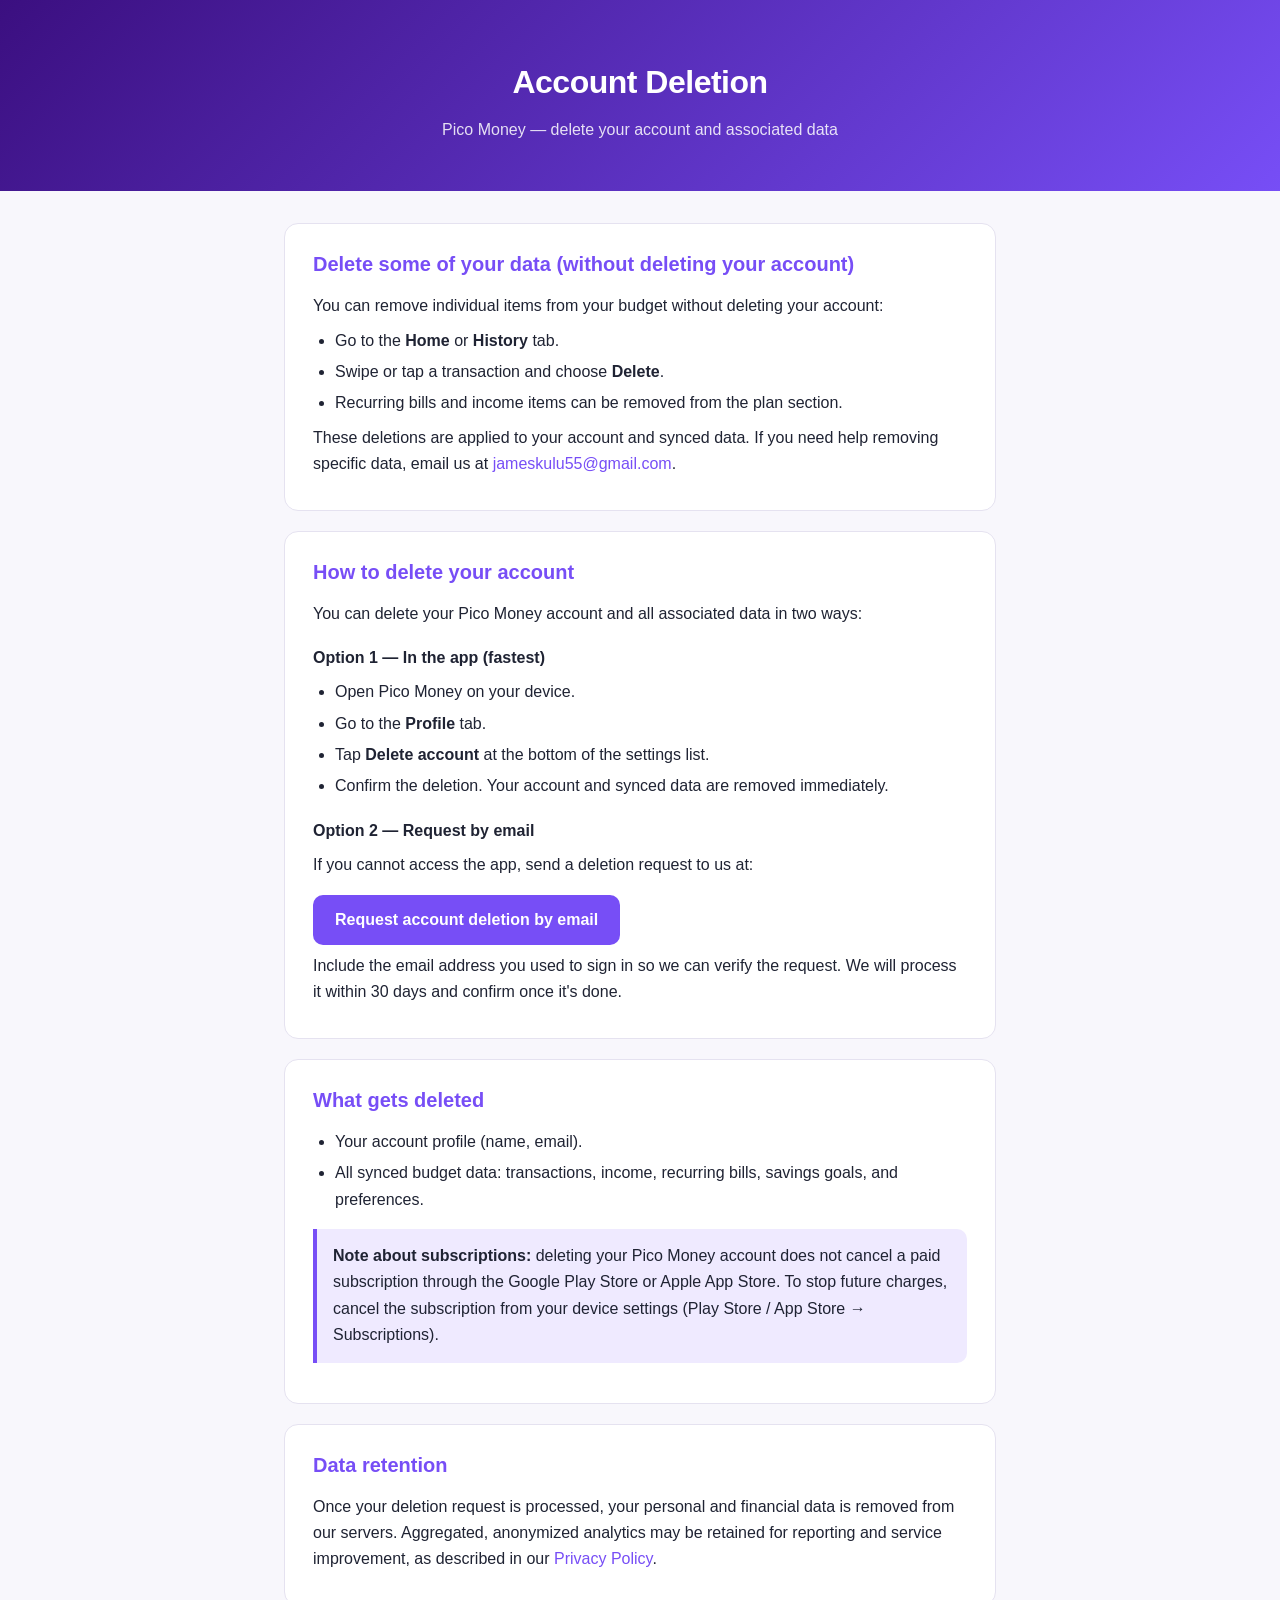
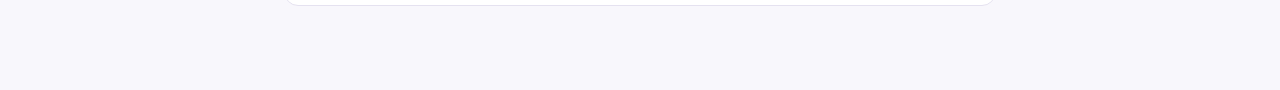
<file: pico/account-deletion/index.html>
<!DOCTYPE html>
<html lang="en">

<head>
  <meta charset="UTF-8" />
  <meta name="viewport" content="width=device-width, initial-scale=1.0" />
  <title>Pico Money — Account Deletion</title>
  <meta name="description" content="Request deletion of your Pico Money account and associated data." />
  <style>
    :root {
      --bg: #f8f7fc;
      --card: #ffffff;
      --text: #1f2333;
      --muted: #5b5f72;
      --accent: #774EF6;
      --accent-soft: #efeaff;
      --border: #e5e2f0;
      --danger: #e11d48;
    }

    * {
      box-sizing: border-box;
    }

    body {
      margin: 0;
      font-family: -apple-system, BlinkMacSystemFont, "Segoe UI", Roboto, Helvetica, Arial, sans-serif;
      background: var(--bg);
      color: var(--text);
      line-height: 1.65;
      -webkit-font-smoothing: antialiased;
    }

    header.hero {
      background: linear-gradient(135deg, #3B0F80 0%, #774EF6 100%);
      color: #ffffff;
      padding: 56px 24px 48px;
      text-align: center;
    }

    header.hero h1 {
      margin: 0 0 8px;
      font-size: 32px;
      letter-spacing: -0.5px;
    }

    header.hero p {
      margin: 0;
      opacity: 0.85;
      font-size: 16px;
    }

    main {
      max-width: 760px;
      margin: 0 auto;
      padding: 32px 24px 64px;
    }

    section {
      background: var(--card);
      border: 1px solid var(--border);
      border-radius: 14px;
      padding: 24px 28px;
      margin-bottom: 20px;
    }

    h2 {
      font-size: 20px;
      margin: 0 0 12px;
      color: var(--accent);
    }

    h3 {
      font-size: 16px;
      margin: 18px 0 6px;
    }

    p {
      margin: 8px 0;
    }

    ul {
      margin: 8px 0;
      padding-left: 22px;
    }

    li {
      margin: 5px 0;
    }

    .muted {
      color: var(--muted);
      font-size: 14px;
    }

    .highlight {
      background: var(--accent-soft);
      border-left: 4px solid var(--accent);
      border-radius: 0 10px 10px 0;
      padding: 14px 16px;
      margin: 16px 0;
    }

    .btn {
      display: inline-block;
      background: var(--accent);
      color: #ffffff;
      font-weight: 600;
      text-decoration: none;
      padding: 12px 22px;
      border-radius: 10px;
      margin-top: 8px;
    }

    .btn:hover {
      background: #5f3bd6;
    }

    a {
      color: var(--accent);
      text-decoration: none;
    }

    a:hover {
      text-decoration: underline;
    }

    @media (max-width: 560px) {
      header.hero h1 {
        font-size: 26px;
      }

      section {
        padding: 20px;
      }
    }
  </style>
</head>

<body>

  <header class="hero">
    <h1>Account Deletion</h1>
    <p>Pico Money — delete your account and associated data</p>
  </header>

  <main>

    <section>
      <h2>Delete some of your data (without deleting your account)</h2>
      <p>
        You can remove individual items from your budget without deleting your account:
      </p>
      <ul>
        <li>Go to the <strong>Home</strong> or <strong>History</strong> tab.</li>
        <li>Swipe or tap a transaction and choose <strong>Delete</strong>.</li>
        <li>Recurring bills and income items can be removed from the plan section.</li>
      </ul>
      <p>
        These deletions are applied to your account and synced data. If you need help
        removing specific data, email us at
        <a
          href="mailto:jameskulu55@gmail.com?subject=Data%20Deletion%20Request%20-%20Pico%20Money">jameskulu55@gmail.com</a>.
      </p>
    </section>

    <section>
      <h2>How to delete your account</h2>
      <p>
        You can delete your Pico Money account and all associated data in two ways:
      </p>

      <h3>Option 1 — In the app (fastest)</h3>
      <ul>
        <li>Open Pico Money on your device.</li>
        <li>Go to the <strong>Profile</strong> tab.</li>
        <li>Tap <strong>Delete account</strong> at the bottom of the settings list.</li>
        <li>Confirm the deletion. Your account and synced data are removed immediately.</li>
      </ul>

      <h3>Option 2 — Request by email</h3>
      <p>If you cannot access the app, send a deletion request to us at:</p>
      <p><a class="btn"
          href="mailto:jameskulu55@gmail.com?subject=Account%20Deletion%20Request%20-%20Pico%20Money&body=Please%20delete%20my%20Pico%20Money%20account%20and%20all%20associated%20data.%20My%20account%20email%20is%3A%20%5Byour%20account%20email%5D">Request
          account deletion by email</a></p>
      <p>Include the email address you used to sign in so we can verify the request. We will process it within 30 days
        and confirm once it's done.</p>
    </section>

    <section>
      <h2>What gets deleted</h2>
      <ul>
        <li>Your account profile (name, email).</li>
        <li>All synced budget data: transactions, income, recurring bills, savings goals, and preferences.</li>
      </ul>
      <div class="highlight">
        <strong>Note about subscriptions:</strong> deleting your Pico Money account does not cancel a
        paid subscription through the Google Play Store or Apple App Store. To stop future charges,
        cancel the subscription from your device settings (Play Store / App Store → Subscriptions).
      </div>
    </section>

    <section>
      <h2>Data retention</h2>
      <p>
        Once your deletion request is processed, your personal and financial data is removed from our
        servers. Aggregated, anonymized analytics may be retained for reporting and service improvement,
        as described in our <a href="/privacy-policy.html">Privacy Policy</a>.
      </p>
    </section>

  </main>

</body>

</html>
</file>
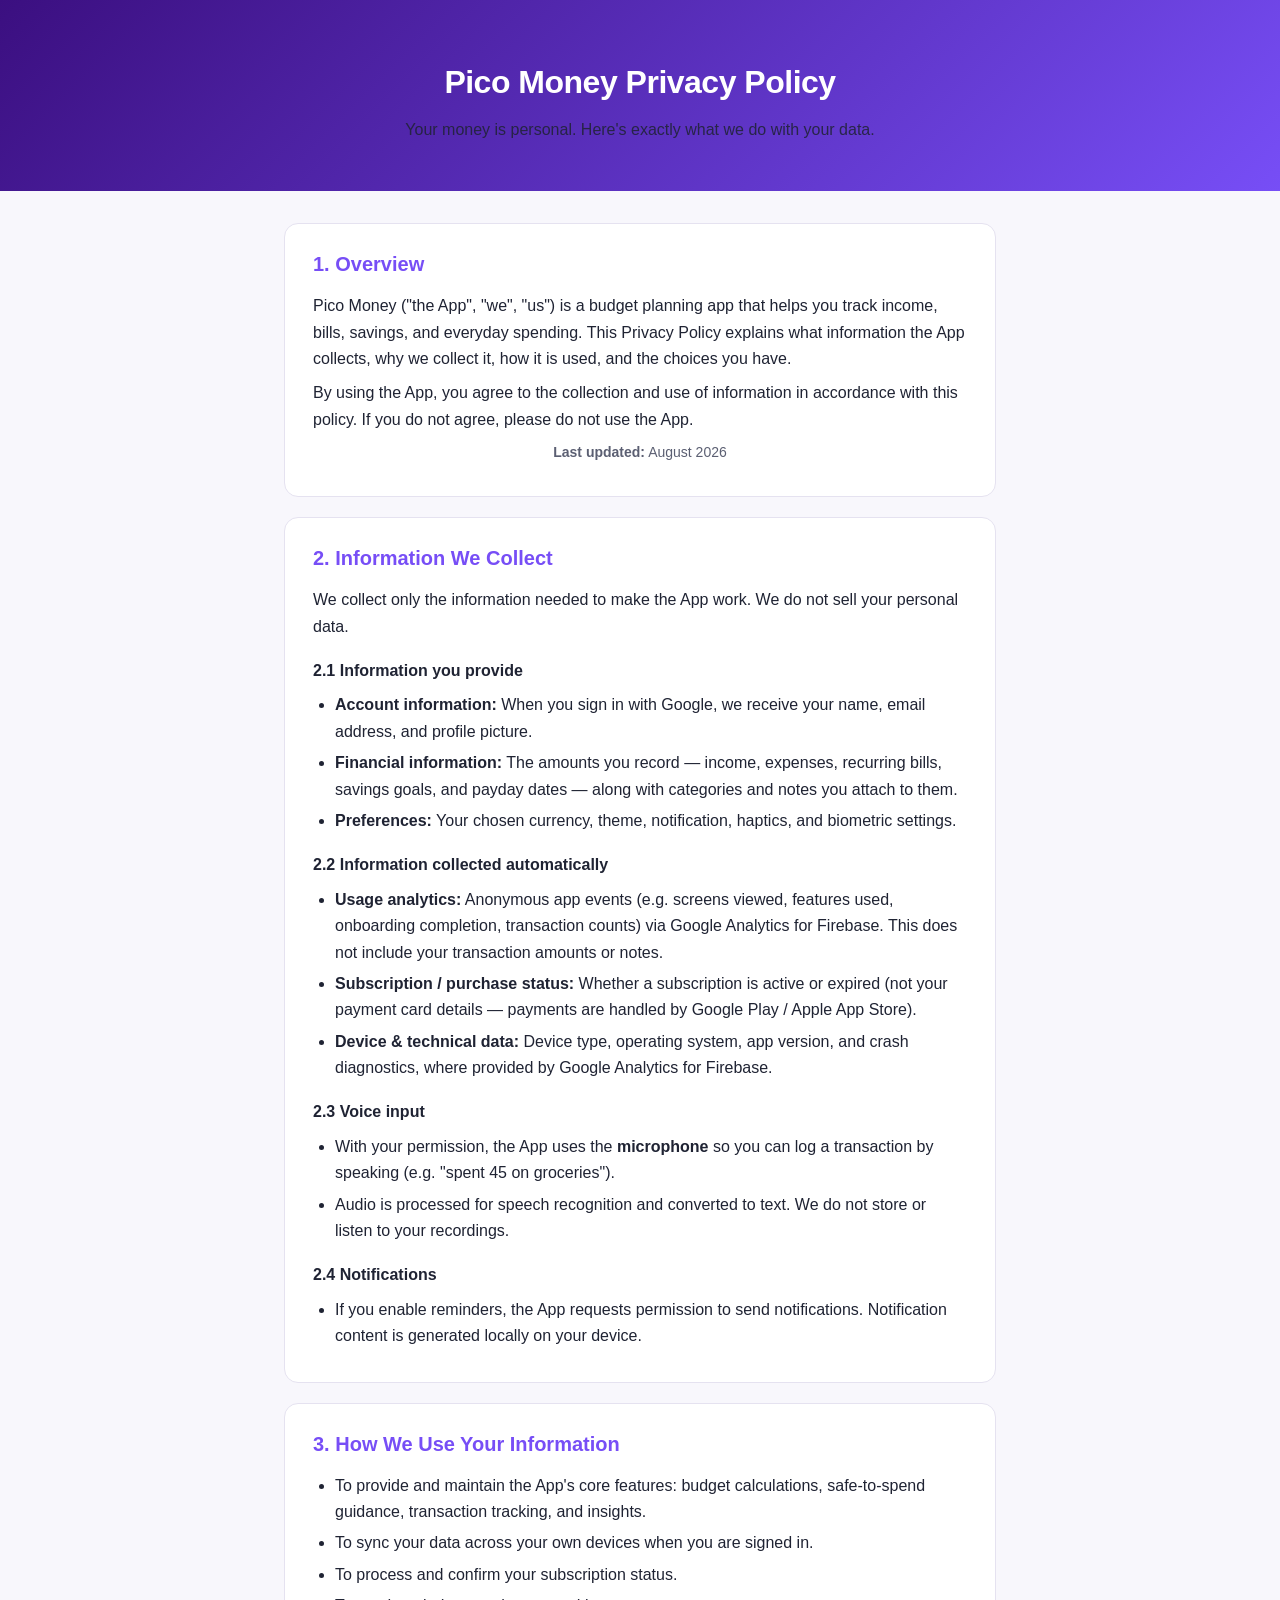
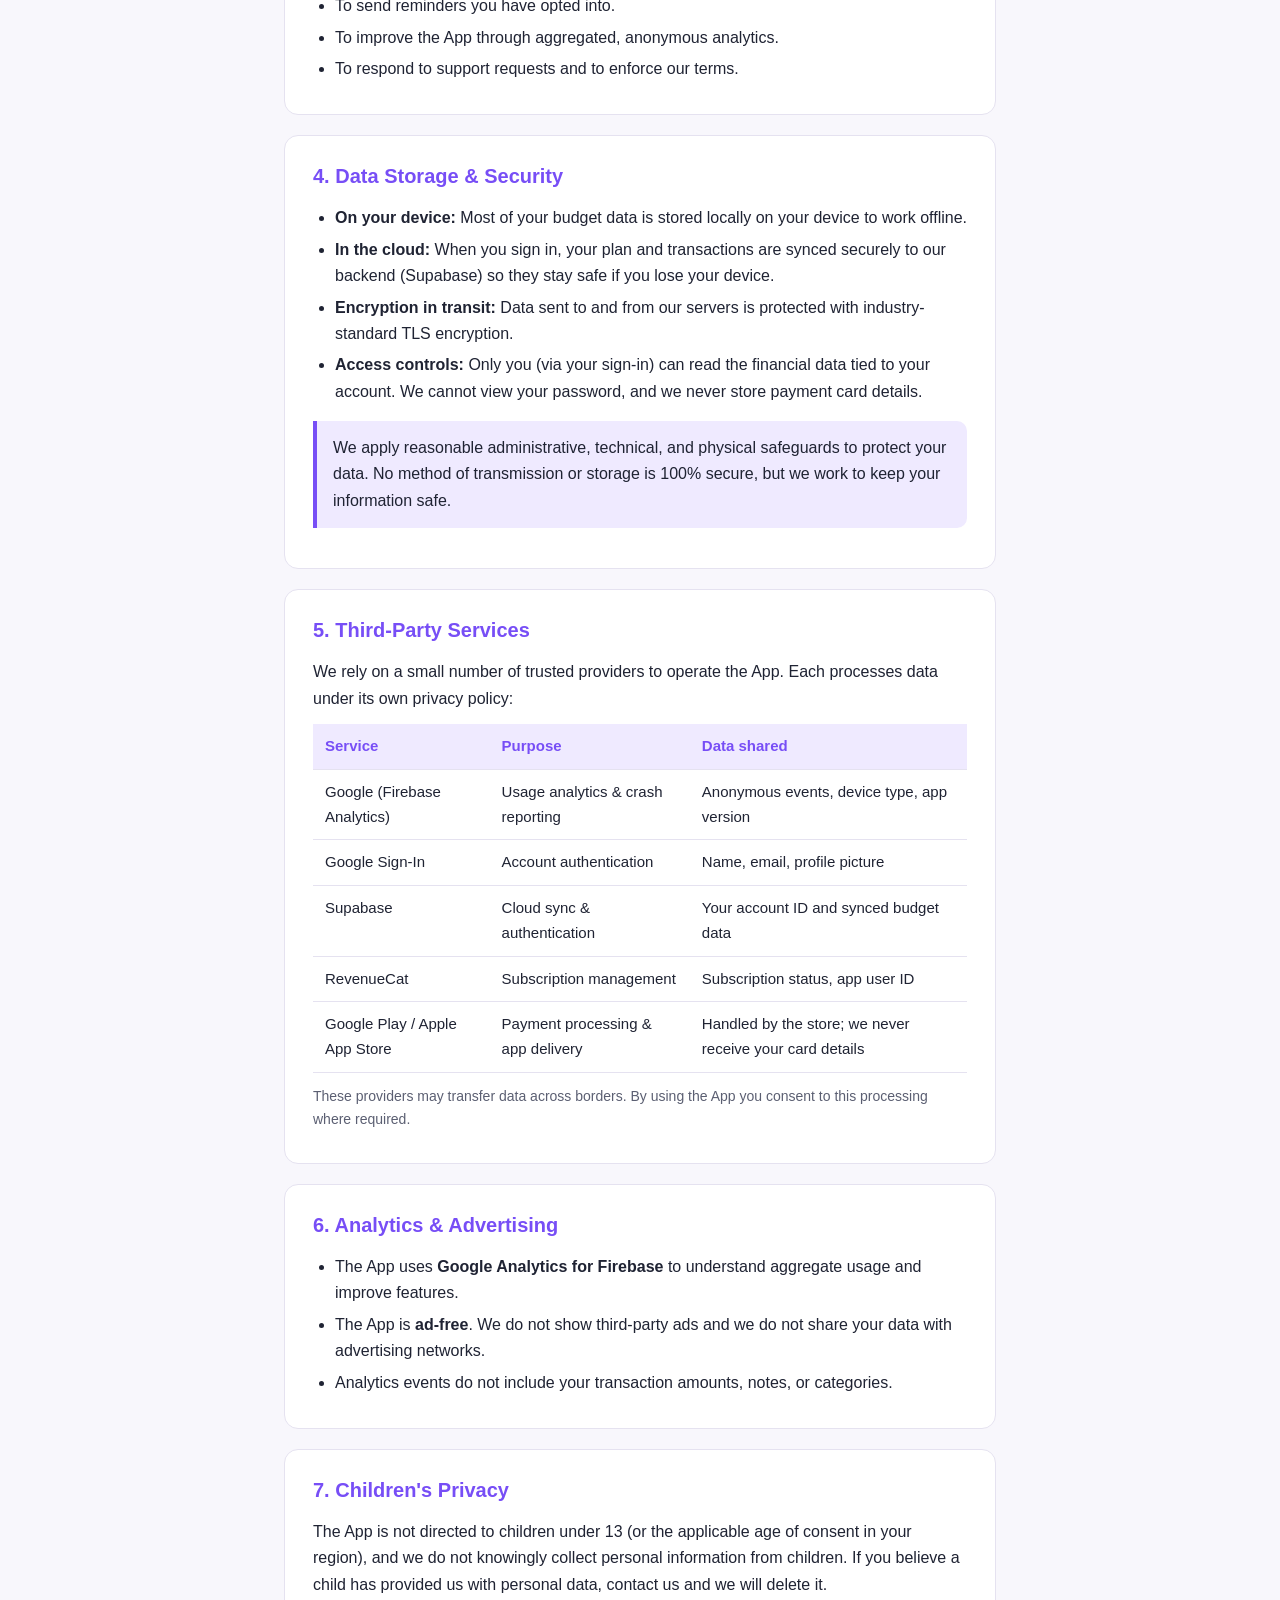
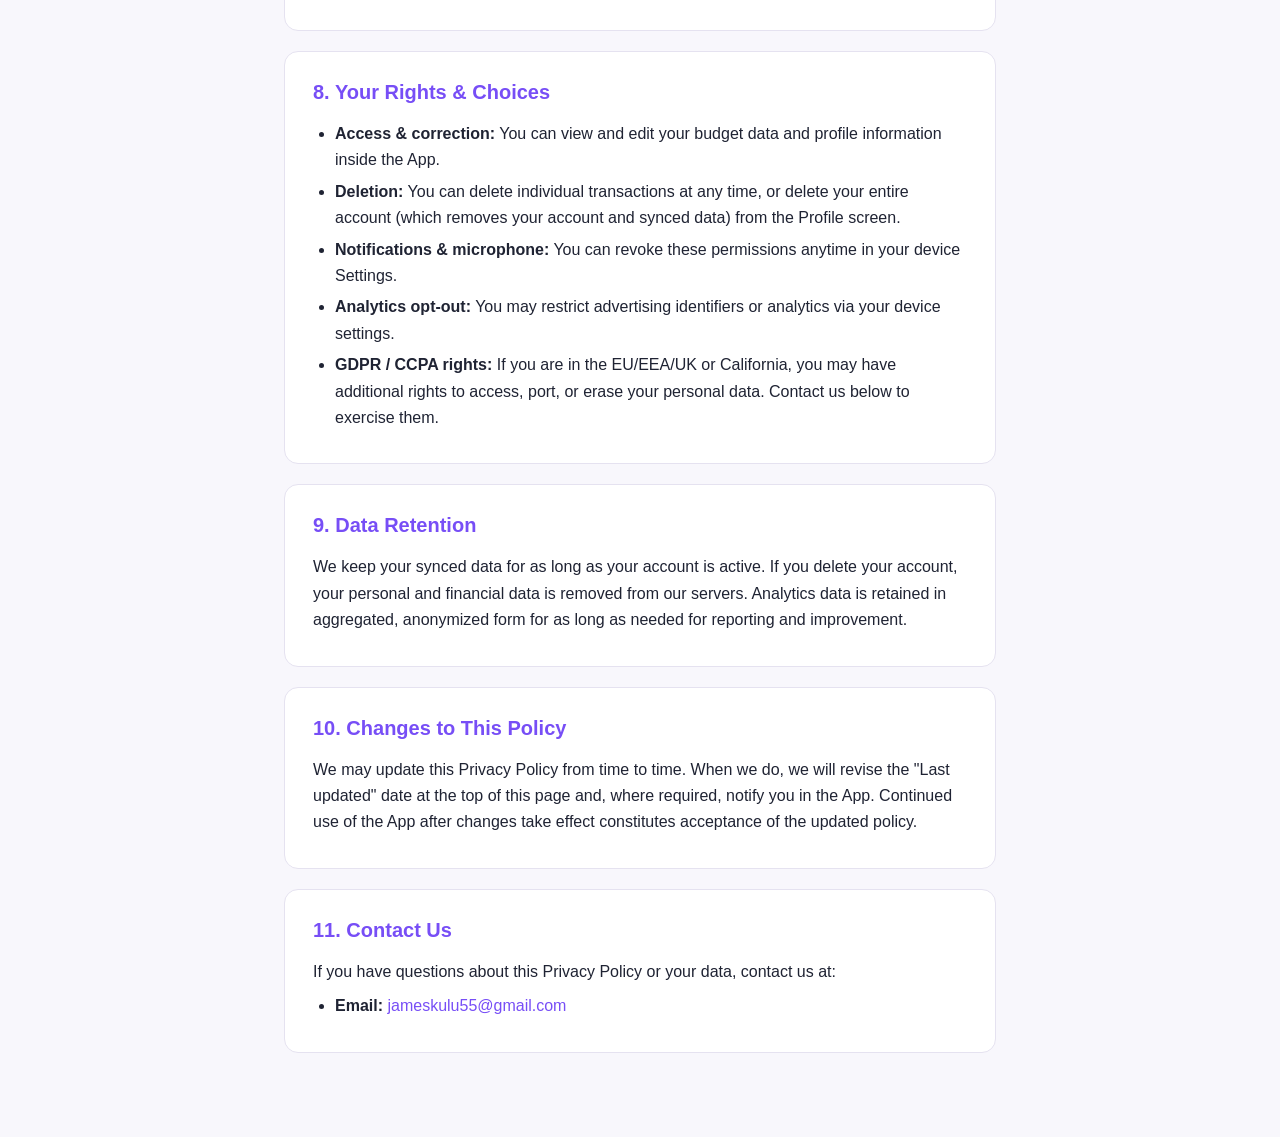
<file: pico/privacy-policy/index.html>
<!DOCTYPE html>
<html lang="en">
<head>
<meta charset="UTF-8" />
<meta name="viewport" content="width=device-width, initial-scale=1.0" />
<title>Pico Money — Privacy Policy</title>
<meta name="description" content="Privacy policy for the Pico Money budget planning app." />
<style>
  :root {
    --bg: #f8f7fc;
    --card: #ffffff;
    --text: #1f2333;
    --muted: #5b5f72;
    --accent: #774EF6;
    --accent-soft: #efeaff;
    --border: #e5e2f0;
  }
  * { box-sizing: border-box; }
  body {
    margin: 0;
    font-family: -apple-system, BlinkMacSystemFont, "Segoe UI", Roboto, Helvetica, Arial, sans-serif;
    background: var(--bg);
    color: var(--text);
    line-height: 1.65;
    -webkit-font-smoothing: antialiased;
  }
  header.hero {
    background: linear-gradient(135deg, #3B0F80 0%, #774EF6 100%);
    color: #ffffff;
    padding: 56px 24px 48px;
    text-align: center;
  }
  header.hero h1 { margin: 0 0 8px; font-size: 32px; letter-spacing: -0.5px; }
  header.hero p { margin: 0; opacity: 0.85; font-size: 16px; }
  main {
    max-width: 760px;
    margin: 0 auto;
    padding: 32px 24px 64px;
  }
  section {
    background: var(--card);
    border: 1px solid var(--border);
    border-radius: 14px;
    padding: 24px 28px;
    margin-bottom: 20px;
  }
  h2 {
    font-size: 20px;
    margin: 0 0 12px;
    color: var(--accent);
  }
  h3 { font-size: 16px; margin: 18px 0 6px; }
  p { margin: 8px 0; color: var(--text); }
  ul { margin: 8px 0; padding-left: 22px; }
  li { margin: 5px 0; }
  .muted { color: var(--muted); font-size: 14px; }
  .highlight {
    background: var(--accent-soft);
    border-left: 4px solid var(--accent);
    border-radius: 0 10px 10px 0;
    padding: 14px 16px;
    margin: 16px 0;
  }
  a { color: var(--accent); text-decoration: none; }
  a:hover { text-decoration: underline; }
  .last-updated { text-align: center; color: var(--muted); font-size: 14px; margin-top: 8px; }
  table { width: 100%; border-collapse: collapse; margin: 12px 0; font-size: 15px; }
  th, td { text-align: left; padding: 10px 12px; border-bottom: 1px solid var(--border); vertical-align: top; }
  th { background: var(--accent-soft); color: var(--accent); font-weight: 600; }
  @media (max-width: 560px) {
    header.hero h1 { font-size: 26px; }
    section { padding: 20px; }
  }
</style>
</head>
<body>

<header class="hero">
  <h1>Pico Money Privacy Policy</h1>
  <p>Your money is personal. Here's exactly what we do with your data.</p>
</header>

<main>

  <section>
    <h2>1. Overview</h2>
    <p>
      Pico Money ("the App", "we", "us") is a budget planning app that helps you
      track income, bills, savings, and everyday spending. This Privacy Policy
      explains what information the App collects, why we collect it, how it is
      used, and the choices you have.
    </p>
    <p>
      By using the App, you agree to the collection and use of information in
      accordance with this policy. If you do not agree, please do not use the App.
    </p>
    <p class="last-updated"><strong>Last updated:</strong> August 2026</p>
  </section>

  <section>
    <h2>2. Information We Collect</h2>
    <p>We collect only the information needed to make the App work. We do not sell your personal data.</p>

    <h3>2.1 Information you provide</h3>
    <ul>
      <li><strong>Account information:</strong> When you sign in with Google, we receive your name, email address, and profile picture.</li>
      <li><strong>Financial information:</strong> The amounts you record — income, expenses, recurring bills, savings goals, and payday dates — along with categories and notes you attach to them.</li>
      <li><strong>Preferences:</strong> Your chosen currency, theme, notification, haptics, and biometric settings.</li>
    </ul>

    <h3>2.2 Information collected automatically</h3>
    <ul>
      <li><strong>Usage analytics:</strong> Anonymous app events (e.g. screens viewed, features used, onboarding completion, transaction counts) via Google Analytics for Firebase. This does not include your transaction amounts or notes.</li>
      <li><strong>Subscription / purchase status:</strong> Whether a subscription is active or expired (not your payment card details — payments are handled by Google Play / Apple App Store).</li>
      <li><strong>Device &amp; technical data:</strong> Device type, operating system, app version, and crash diagnostics, where provided by Google Analytics for Firebase.</li>
    </ul>

    <h3>2.3 Voice input</h3>
    <ul>
      <li>With your permission, the App uses the <strong>microphone</strong> so you can log a transaction by speaking (e.g. "spent 45 on groceries").</li>
      <li>Audio is processed for speech recognition and converted to text. We do not store or listen to your recordings.</li>
    </ul>

    <h3>2.4 Notifications</h3>
    <ul>
      <li>If you enable reminders, the App requests permission to send notifications. Notification content is generated locally on your device.</li>
    </ul>
  </section>

  <section>
    <h2>3. How We Use Your Information</h2>
    <ul>
      <li>To provide and maintain the App's core features: budget calculations, safe-to-spend guidance, transaction tracking, and insights.</li>
      <li>To sync your data across your own devices when you are signed in.</li>
      <li>To process and confirm your subscription status.</li>
      <li>To send reminders you have opted into.</li>
      <li>To improve the App through aggregated, anonymous analytics.</li>
      <li>To respond to support requests and to enforce our terms.</li>
    </ul>
  </section>

  <section>
    <h2>4. Data Storage &amp; Security</h2>
    <ul>
      <li><strong>On your device:</strong> Most of your budget data is stored locally on your device to work offline.</li>
      <li><strong>In the cloud:</strong> When you sign in, your plan and transactions are synced securely to our backend (Supabase) so they stay safe if you lose your device.</li>
      <li><strong>Encryption in transit:</strong> Data sent to and from our servers is protected with industry-standard TLS encryption.</li>
      <li><strong>Access controls:</strong> Only you (via your sign-in) can read the financial data tied to your account. We cannot view your password, and we never store payment card details.</li>
    </ul>
    <div class="highlight">
      We apply reasonable administrative, technical, and physical safeguards to protect your data. No method of transmission or storage is 100% secure, but we work to keep your information safe.
    </div>
  </section>

  <section>
    <h2>5. Third-Party Services</h2>
    <p>We rely on a small number of trusted providers to operate the App. Each processes data under its own privacy policy:</p>
    <table>
      <thead>
        <tr><th>Service</th><th>Purpose</th><th>Data shared</th></tr>
      </thead>
      <tbody>
        <tr>
          <td>Google (Firebase Analytics)</td>
          <td>Usage analytics &amp; crash reporting</td>
          <td>Anonymous events, device type, app version</td>
        </tr>
        <tr>
          <td>Google Sign-In</td>
          <td>Account authentication</td>
          <td>Name, email, profile picture</td>
        </tr>
        <tr>
          <td>Supabase</td>
          <td>Cloud sync &amp; authentication</td>
          <td>Your account ID and synced budget data</td>
        </tr>
        <tr>
          <td>RevenueCat</td>
          <td>Subscription management</td>
          <td>Subscription status, app user ID</td>
        </tr>
        <tr>
          <td>Google Play / Apple App Store</td>
          <td>Payment processing &amp; app delivery</td>
          <td>Handled by the store; we never receive your card details</td>
        </tr>
      </tbody>
    </table>
    <p class="muted">
      These providers may transfer data across borders. By using the App you consent to this processing where required.
    </p>
  </section>

  <section>
    <h2>6. Analytics &amp; Advertising</h2>
    <ul>
      <li>The App uses <strong>Google Analytics for Firebase</strong> to understand aggregate usage and improve features.</li>
      <li>The App is <strong>ad-free</strong>. We do not show third-party ads and we do not share your data with advertising networks.</li>
      <li>Analytics events do not include your transaction amounts, notes, or categories.</li>
    </ul>
  </section>

  <section>
    <h2>7. Children's Privacy</h2>
    <p>
      The App is not directed to children under 13 (or the applicable age of
      consent in your region), and we do not knowingly collect personal
      information from children. If you believe a child has provided us with
      personal data, contact us and we will delete it.
    </p>
  </section>

  <section>
    <h2>8. Your Rights &amp; Choices</h2>
    <ul>
      <li><strong>Access &amp; correction:</strong> You can view and edit your budget data and profile information inside the App.</li>
      <li><strong>Deletion:</strong> You can delete individual transactions at any time, or delete your entire account (which removes your account and synced data) from the Profile screen.</li>
      <li><strong>Notifications &amp; microphone:</strong> You can revoke these permissions anytime in your device Settings.</li>
      <li><strong>Analytics opt-out:</strong> You may restrict advertising identifiers or analytics via your device settings.</li>
      <li><strong>GDPR / CCPA rights:</strong> If you are in the EU/EEA/UK or California, you may have additional rights to access, port, or erase your personal data. Contact us below to exercise them.</li>
    </ul>
  </section>

  <section>
    <h2>9. Data Retention</h2>
    <p>
      We keep your synced data for as long as your account is active. If you
      delete your account, your personal and financial data is removed from our
      servers. Analytics data is retained in aggregated, anonymized form for
      as long as needed for reporting and improvement.
    </p>
  </section>

  <section>
    <h2>10. Changes to This Policy</h2>
    <p>
      We may update this Privacy Policy from time to time. When we do, we will
      revise the "Last updated" date at the top of this page and, where required,
      notify you in the App. Continued use of the App after changes take effect
      constitutes acceptance of the updated policy.
    </p>
  </section>

  <section>
    <h2>11. Contact Us</h2>
    <p>If you have questions about this Privacy Policy or your data, contact us at:</p>
    <ul>
      <li><strong>Email:</strong> <a href="mailto:jameskulu55@gmail.com">jameskulu55@gmail.com</a></li>
    </ul>
  </section>

</main>

</body>
</html>
</file>
